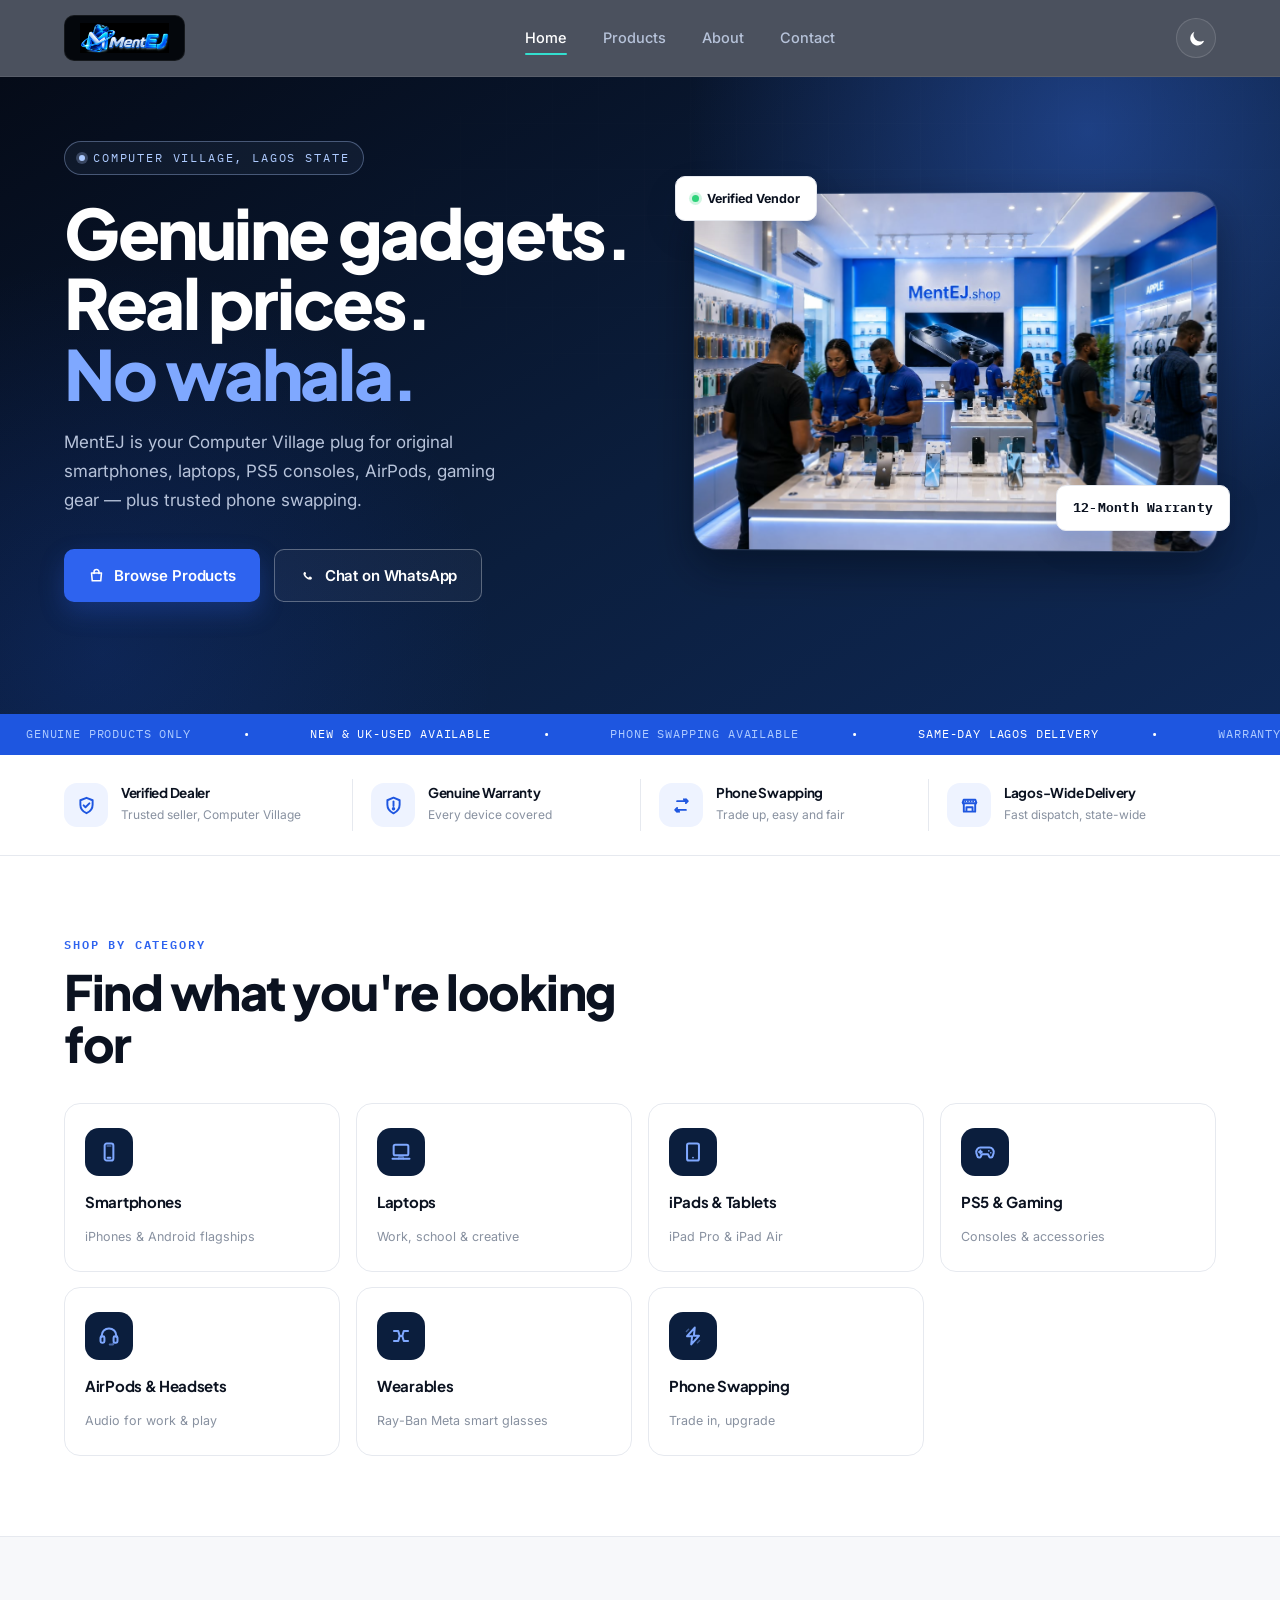
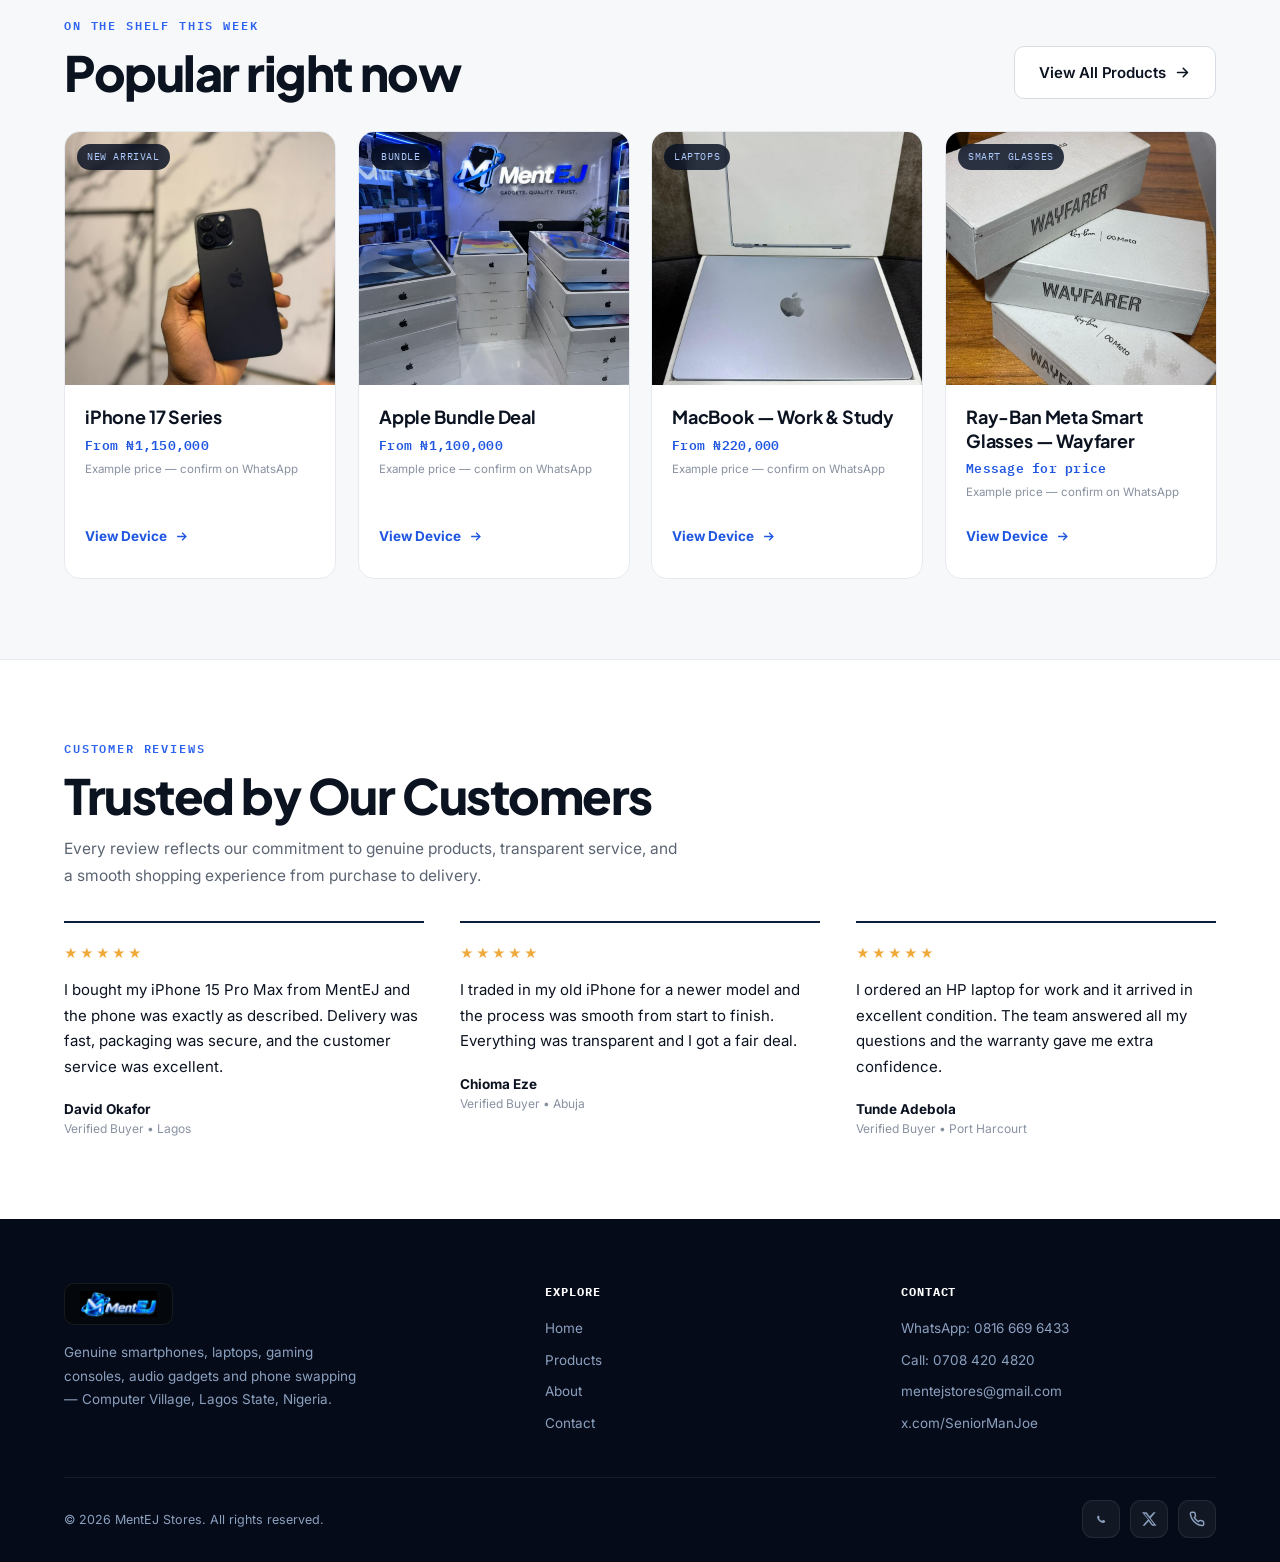
<file: index.html>
<!DOCTYPE html>
<html lang="en">

<head>
  <meta charset="UTF-8">
  <meta name="viewport" content="width=device-width, initial-scale=1.0">
  <title>MentEJ — Genuine Phones, Laptops & Gadgets | Computer Village, Lagos</title>
  <meta name="description"
    content="MentEJ — genuine smartphones, laptops, PS5, AirPods, phone swapping and gaming gear. Computer Village, Lagos State, Nigeria.">
  <link rel="canonical" href="https://mentej.shop/index.html">
  <meta property="og:type" content="website">
  <meta property="og:site_name" content="MentEJ">
  <meta property="og:title" content="MentEJ — Genuine Phones, Laptops & Gadgets | Computer Village, Lagos">
  <meta property="og:description"
    content="Genuine smartphones, laptops, PS5, AirPods, phone swapping and gaming gear in Computer Village, Lagos State, Nigeria.">
  <meta property="og:image" content="https://mentej.shop/assets/hero-theme.jpeg">
  <meta property="og:url" content="https://mentej.shop/index.html">
  <meta name="twitter:card" content="summary_large_image">
  <meta name="twitter:title" content="MentEJ — Genuine Phones, Laptops & Gadgets">
  <meta name="twitter:description"
    content="Genuine smartphones, laptops, PS5, AirPods and gaming gear in Computer Village, Lagos.">
  <meta name="twitter:image" content="https://mentej.shop/assets/hero-theme.jpeg">
  <script type="application/ld+json">
{
  "@context": "https://schema.org",
  "@type": "ElectronicsStore",
  "name": "MentEJ",
  "image": "https://mentej.shop/assets/hero-theme.jpeg",
  "url": "https://mentej.shop/",
  "telephone": "+2347084204820",
  "address": {
    "@type": "PostalAddress",
    "streetAddress": "Computer Village",
    "addressLocality": "Lagos",
    "addressRegion": "Lagos State",
    "addressCountry": "NG"
  },
  "sameAs": ["https://x.com/SeniorManJoe"]
}
</script>
  <!-- Theme init — runs before paint to avoid a flash of the wrong theme -->
  <script>
    (function () {
      try {
        var saved = localStorage.getItem('mentej-theme');
        var theme = saved || (window.matchMedia('(prefers-color-scheme: dark)').matches ? 'dark' : 'light');
        if (theme === 'dark') document.documentElement.setAttribute('data-theme', 'dark');
      } catch (e) {}
    })();
  </script>
  <link rel="preconnect" href="https://fonts.googleapis.com">
  <link rel="preconnect" href="https://fonts.gstatic.com" crossorigin>
  <link
    href="https://fonts.googleapis.com/css2?family=Plus+Jakarta+Sans:wght@600;700;800&family=Inter:wght@400;500;600;700&family=IBM+Plex+Mono:wght@500;600&display=swap"
    rel="stylesheet">
  <link rel="stylesheet" href="style.css">
</head>

<body>

  <!-- ================= NAV ================= -->
  <nav class="nav">
    <div class="container nav-inner">
      <a href="index.html" class="brand" aria-label="MentEJ home">
        <span class="brand-mark"><img src="assets/mentej-logo.jpeg" alt="MentEJ" width="600" height="203"></span>
      </a>

      <div class="nav-links" id="navLinks">
        <a href="index.html" class="active">Home</a>
        <a href="products.html">Products</a>
        <a href="about.html">About</a>
        <a href="contact.html">Contact</a>
      </div>

      <div class="nav-actions">
        <button class="theme-toggle" id="themeToggle" type="button" aria-label="Switch to dark mode" aria-pressed="false">
          <svg class="icon-sun" viewBox="0 0 24 24" fill="none" stroke="currentColor" stroke-width="2.2" stroke-linecap="round">
            <circle cx="12" cy="12" r="4.3" />
            <path d="M12 2.5v2.4M12 19.1v2.4M4.6 4.6l1.7 1.7M17.7 17.7l1.7 1.7M2.5 12h2.4M19.1 12h2.4M4.6 19.4l1.7-1.7M17.7 6.3l1.7-1.7" />
          </svg>
          <svg class="icon-moon" viewBox="0 0 24 24" fill="currentColor">
            <path d="M20.4 14.7A8.2 8.2 0 019.3 3.6 9 9 0 1021.5 15a8.9 8.9 0 01-1.1-.3Z" />
          </svg>
        </button>
        <button class="hamburger" id="hamburgerBtn" type="button" aria-label="Open menu" aria-expanded="false" aria-controls="navLinks">
          <span class="bar"></span><span class="bar"></span><span class="bar"></span>
        </button>
      </div>
    </div>
  </nav>
  <div class="nav-scrim" id="navScrim"></div>

  <!-- ================= HERO ================= -->
  <header class="hero">
    <div class="container hero-grid">
      <div data-animate="left">
        <div class="eyebrow"><span class="dot"></span> COMPUTER VILLAGE, LAGOS STATE</div>
        <h1>Genuine gadgets.<br>Real prices.<br><span>No wahala.</span></h1>
        <p class="lede">MentEJ is your Computer Village plug for original smartphones, laptops, PS5 consoles, AirPods,
          gaming gear — plus trusted phone swapping.</p>
        <div class="hero-actions">
          <a href="products.html" class="btn btn-secondary">
            <svg viewBox="0 0 24 24" fill="none" aria-hidden="true">
              <path d="M5 8.5h14l-1 11H6l-1-11Z" stroke="currentColor" stroke-width="2.2" stroke-linejoin="round" />
              <path d="M8.5 9V7a3.5 3.5 0 0 1 7 0v2" stroke="currentColor" stroke-width="2.2" stroke-linecap="round" />
            </svg>
            Browse Products
          </a>
          <a href="https://wa.me/2348166696433?text=Hello%20MentEJ%2C%20I%27d%20like%20to%20ask%20about%20a%20device."
            target="_blank" rel="noopener noreferrer" class="btn btn-ghost">
            <svg viewBox="0 0 24 24" fill="currentColor">
              <path
                d="M17.5 14.4c-.3-.1-1.7-.9-2-.9-.3-.1-.5-.1-.7.1-.2.3-.8.9-1 1.1-.2.2-.3.2-.6.1-.3-.1-1.3-.5-2.4-1.5-.9-.8-1.5-1.8-1.7-2.1-.2-.3 0-.5.1-.6.1-.1.3-.3.4-.5.1-.1.2-.3.3-.5.1-.2 0-.4 0-.5C10 9.4 9.4 8 9.1 7.4c-.2-.5-.4-.4-.6-.4h-.5c-.2 0-.5.1-.7.3-.3.3-1 1-1 2.4s1 2.8 1.2 3c.1.2 2.1 3.2 5 4.5.7.3 1.3.5 1.7.6.7.2 1.4.2 1.9.1.6-.1 1.7-.7 2-1.4.2-.6.2-1.2.1-1.3z" />
            </svg>
            Chat on WhatsApp
          </a>
        </div>
      </div>

      <div class="hero-visual" data-animate="right">
        <div class="hero-card">
          <img src="assets/hero-theme.jpeg" width="1280" height="853"
            alt="MentEJ showroom in Computer Village with staff assisting customers among displays of iPhones and Apple accessories"
            fetchpriority="high">
        </div>
        <div class="float-badge top"><span class="badge-dot"></span> Verified Vendor</div>
        <div class="float-badge bottom mono">12-Month Warranty</div>
      </div>
    </div>

    <div class="ticker-wrap">
      <div class="ticker">
        <span class="accent">GENUINE PRODUCTS ONLY</span><span>•</span>
        <span>NEW &amp; UK-USED AVAILABLE</span><span>•</span>
        <span class="accent">PHONE SWAPPING AVAILABLE</span><span>•</span>
        <span>SAME-DAY LAGOS DELIVERY</span><span>•</span>
        <span class="accent">WARRANTY ON EVERY DEVICE</span><span>•</span>
        <span>GENUINE PRODUCTS ONLY</span><span>•</span>
        <span class="accent">NEW &amp; UK-USED AVAILABLE</span><span>•</span>
        <span>PHONE SWAPPING AVAILABLE</span><span>•</span>
        <span class="accent">SAME-DAY LAGOS DELIVERY</span><span>•</span>
        <span>WARRANTY ON EVERY DEVICE</span><span>•</span>
      </div>
    </div>
  </header>

  <!-- ================= TRUST STRIP ================= -->
  <div class="trust">
    <h2 class="sr-only">Why buy from MentEJ</h2>
    <div class="container">
      <div class="trust-item" data-animate="fade">
        <div class="ic"><svg width="21" height="21" viewBox="0 0 24 24" fill="none" stroke="currentColor"
            stroke-width="2.2">
            <path d="M12 3.2 19 6v5.05c0 4.35-2.75 7.8-7 9.75-4.25-1.95-7-5.4-7-9.75V6l7-2.8Z" stroke="currentColor"
              stroke-width="2.2" stroke-linejoin="round" />
            <path d="m8.7 11.8 2.15 2.15 4.45-4.45" stroke="currentColor" stroke-width="2.2" stroke-linecap="round"
              stroke-linejoin="round" />
          </svg></div>
        <div>
          <h3>Verified Dealer</h3>
          <p>Trusted seller, Computer Village</p>
        </div>
      </div>
      <div class="trust-item" data-animate="fade">
        <div class="ic"><svg width="21" height="21" viewBox="0 0 24 24" fill="none" stroke="currentColor"
            stroke-width="2.2">
            <path d="M12 3.1 19 6v5.1c0 4.3-2.75 7.75-7 9.8-4.25-2.05-7-5.5-7-9.8V6l7-2.9Z" stroke="currentColor"
              stroke-width="2.2" stroke-linejoin="round" />
            <path d="M12 7.4v5.2" stroke="currentColor" stroke-width="2.2" stroke-linecap="round" />
            <circle cx="12" cy="15.8" r=".9" fill="currentColor" />
          </svg></div>
        <div>
          <h3>Genuine Warranty</h3>
          <p>Every device covered</p>
        </div>
      </div>
      <div class="trust-item" data-animate="fade">
        <div class="ic"><svg width="21" height="21" viewBox="0 0 24 24" fill="none" stroke="currentColor"
            stroke-width="2.2">
            <path d="M7 7h10l-2.2-2.2M17 17H7l2.2 2.2" stroke="currentColor" stroke-width="2.2" stroke-linecap="round"
              stroke-linejoin="round" />
            <path d="m17 4.8 2.2 2.2L17 9.2M7 14.8 4.8 17 7 19.2" stroke="currentColor" stroke-width="2.2"
              stroke-linecap="round" stroke-linejoin="round" />
          </svg></div>
        <div>
          <h3>Phone Swapping</h3>
          <p>Trade up, easy and fair</p>
        </div>
      </div>
      <div class="trust-item" data-animate="fade">
        <div class="ic"><svg width="21" height="21" viewBox="0 0 24 24" fill="none" stroke="currentColor"
            stroke-width="2.2">
            <path d="M3.5 9.5h17M5.5 9.5V19h13V9.5M4 9.5l1.3-4h13.4l1.3 4M8.5 19v-5h7v5" stroke="currentColor"
              stroke-width="2.2" stroke-linejoin="round" />
            <path d="M7.2 7.1h.01M10.2 7.1h.01M13.2 7.1h.01M16.2 7.1h.01" stroke="currentColor" stroke-width="2.2"
              stroke-linecap="round" />
          </svg></div>
        <div>
          <h3>Lagos-Wide Delivery</h3>
          <p>Fast dispatch, state-wide</p>
        </div>
      </div>
    </div>
  </div>

  <!-- ================= CATEGORY SHORTCUTS ================= -->
  <section>
    <div class="container">
      <div class="sec-head" data-animate>
        <span class="sec-eyebrow">Shop by Category</span>
        <h2>Find what you're looking for</h2>
      </div>
      <div class="cat-tile-grid">
        <a class="cat-tile" href="products.html?cat=phones" data-animate>
          <span class="ic" aria-hidden="true"><svg viewBox="0 0 24 24" fill="none">
              <rect x="7.25" y="2.75" width="9.5" height="18.5" rx="2.25" stroke="currentColor" stroke-width="2.2" />
              <path d="M10.5 18.25h3" stroke="currentColor" stroke-width="2.2" stroke-linecap="round" />
              <path d="M10 5.5h4" stroke="currentColor" stroke-width="1.8" stroke-linecap="round" opacity=".55" />
            </svg></span>
          <h3>Smartphones</h3>
          <p>iPhones & Android flagships</p>
        </a>
        <a class="cat-tile" href="products.html?cat=laptops" data-animate>
          <span class="ic" aria-hidden="true"><svg viewBox="0 0 24 24" fill="none">
              <rect x="4" y="4" width="16" height="11.5" rx="1.7" stroke="currentColor" stroke-width="2.2" />
              <path d="M2.75 19.25h18.5" stroke="currentColor" stroke-width="2.2" stroke-linecap="round" />
              <path d="M9.25 19.25l.65-2h4.2l.65 2" stroke="currentColor" stroke-width="1.8" stroke-linecap="round"
                opacity=".6" />
            </svg></span>
          <h3>Laptops</h3>
          <p>Work, school & creative</p>
        </a>
        <a class="cat-tile" href="products.html?cat=tablets" data-animate>
          <span class="ic" aria-hidden="true"><svg viewBox="0 0 24 24" fill="none">
              <rect x="5.5" y="2.75" width="13" height="18.5" rx="2" stroke="currentColor" stroke-width="2.2" />
              <circle cx="12" cy="18.1" r=".95" fill="currentColor" />
            </svg></span>
          <h3>iPads &amp; Tablets</h3>
          <p>iPad Pro & iPad Air</p>
        </a>
        <a class="cat-tile" href="products.html?cat=gaming" data-animate>
          <span class="ic" aria-hidden="true"><svg viewBox="0 0 24 24" fill="none">
              <path
                d="M7.1 7.2h9.8a4.7 4.7 0 0 1 4.5 6l-1 3.1a2.1 2.1 0 0 1-4 .35l-1.05-2.15h-6.7L7.6 16.65a2.1 2.1 0 0 1-4-.35l-1-3.1a4.7 4.7 0 0 1 4.5-6Z"
                stroke="currentColor" stroke-width="2.2" stroke-linejoin="round" />
              <path d="M7 10.5v3M5.5 12h3" stroke="currentColor" stroke-width="2.2" stroke-linecap="round" />
              <circle cx="16.2" cy="10.8" r=".9" fill="currentColor" />
              <circle cx="18.3" cy="12.9" r=".9" fill="currentColor" />
            </svg></span>
          <h3>PS5 &amp; Gaming</h3>
          <p>Consoles & accessories</p>
        </a>
        <a class="cat-tile" href="products.html?cat=audio" data-animate>
          <span class="ic" aria-hidden="true"><svg viewBox="0 0 24 24" fill="none">
              <path d="M4 13v-1.25a8 8 0 0 1 16 0V13" stroke="currentColor" stroke-width="2.2"
                stroke-linecap="round" />
              <rect x="2.75" y="12.25" width="4.25" height="7" rx="1.55" stroke="currentColor" stroke-width="2.2" />
              <rect x="17" y="12.25" width="4.25" height="7" rx="1.55" stroke="currentColor" stroke-width="2.2" />
              <path d="M17 19.25c0 1.1-.9 2-2 2h-2.2" stroke="currentColor" stroke-width="2.2" stroke-linecap="round"
                opacity=".55" />
            </svg></span>
          <h3>AirPods &amp; Headsets</h3>
          <p>Audio for work & play</p>
        </a>
        <a class="cat-tile" href="products.html?cat=wearables" data-animate>
          <span class="ic" aria-hidden="true"><svg viewBox="0 0 24 24" fill="none">
              <path d="M3.5 6.5h5.5l1.6 5.5-1.6 5.5H3.5" stroke="currentColor" stroke-width="2.2" stroke-linejoin="round" />
              <path d="M20.5 6.5H15l-1.6 5.5 1.6 5.5h5.5" stroke="currentColor" stroke-width="2.2" stroke-linejoin="round" />
              <path d="M10.6 12h2.8" stroke="currentColor" stroke-width="2.2" stroke-linecap="round" />
            </svg></span>
          <h3>Wearables</h3>
          <p>Ray-Ban Meta smart glasses</p>
        </a>
        <a class="cat-tile"
          href="https://wa.me/2348166696433?text=Hello%20MentEJ%2C%20I%27d%20like%20to%20swap%20my%20phone."
          target="_blank" rel="noopener noreferrer" data-animate>
          <span class="ic" aria-hidden="true"><svg viewBox="0 0 24 24" fill="none">
              <path d="M13.9 2.8 5.5 12.2h5.55l-.95 8.95 8.4-9.35h-5.55l.95-9Z" stroke="currentColor"
                stroke-width="2.2" stroke-linejoin="round" />
              <path d="M7.2 4.7 4.8 7.1M16.8 19.3l2.4-2.4" stroke="currentColor" stroke-width="1.6"
                stroke-linecap="round" opacity=".45" />
            </svg></span>
          <h3>Phone Swapping</h3>
          <p>Trade in, upgrade</p>
        </a>
      </div>
    </div>
  </section>

  <!-- ================= FEATURED ================= -->
  <section class="featured">
    <div class="container">
      <div class="sec-head-row">
        <div class="sec-head" data-animate>
          <span class="sec-eyebrow">On the shelf this week</span>
          <h2>Popular right now</h2>
        </div>
        <a href="products.html" class="btn btn-outline" data-animate>
          View All Products
          <svg viewBox="0 0 24 24" fill="none" aria-hidden="true">
            <path d="M5 12h13" stroke="currentColor" stroke-width="2.2" stroke-linecap="round" />
            <path d="m13 6 6 6-6 6" stroke="currentColor" stroke-width="2.2" stroke-linecap="round"
              stroke-linejoin="round" />
          </svg>
        </a>
      </div>

      <div class="product-grid" id="featuredGrid"></div>
    </div>
  </section>

  <!-- ================= TESTIMONIALS ================= -->
  <section>
    <div class="container">
      <div class="sec-head" data-animate>
        <span class="sec-eyebrow">Customer Reviews</span>
        <h2>Trusted by Our Customers</h2>
        <p>Every review reflects our commitment to genuine products, transparent service, and a smooth shopping
          experience from purchase to delivery.</p>
      </div>

      <div class="testimonial-grid" id="testimonialGrid"></div>
    </div>
  </section>

  <!-- ================= FOOTER ================= -->
  <footer>
    <div class="container">
      <div class="foot-grid">
        <div class="foot-brand">
          <span class="brand-mark"><img src="assets/mentej-logo.jpeg" alt="MentEJ" width="600" height="203" loading="lazy" decoding="async"></span>
          <p>Genuine smartphones, laptops, gaming consoles, audio gadgets and phone swapping — Computer Village, Lagos
            State, Nigeria.</p>
        </div>
        <div class="foot-col">
          <h4>Explore</h4>
          <a href="index.html">Home</a>
          <a href="products.html">Products</a>
          <a href="about.html">About</a>
          <a href="contact.html">Contact</a>
        </div>
        <div class="foot-col">
          <h4>Contact</h4>
          <a href="https://wa.me/2348166696433" target="_blank" rel="noopener noreferrer">WhatsApp: 0816 669 6433</a>
          <a href="tel:07084204820">Call: 0708 420 4820</a>
          <a href="mailto:mentejstores@gmail.com">mentejstores@gmail.com</a>
          <a href="https://x.com/SeniorManJoe" target="_blank" rel="noopener noreferrer">x.com/SeniorManJoe</a>
        </div>
      </div>
      <div class="foot-bottom">
        <span>© 2026 MentEJ Stores. All rights reserved.</span>
        <div class="foot-social">
          <a href="https://wa.me/2348166696433" target="_blank" rel="noopener noreferrer" aria-label="WhatsApp"><svg width="16"
              height="16" viewBox="0 0 24 24" fill="currentColor">
              <path
                d="M17.5 14.4c-.3-.1-1.7-.9-2-.9-.3-.1-.5-.1-.7.1-.2.3-.8.9-1 1.1-.2.2-.3.2-.6.1-.3-.1-1.3-.5-2.4-1.5-.9-.8-1.5-1.8-1.7-2.1-.2-.3 0-.5.1-.6.1-.1.3-.3.4-.5.1-.1.2-.3.3-.5.1-.2 0-.4 0-.5C10 9.4 9.4 8 9.1 7.4c-.2-.5-.4-.4-.6-.4h-.5c-.2 0-.5.1-.7.3-.3.3-1 1-1 2.4s1 2.8 1.2 3c.1.2 2.1 3.2 5 4.5.7.3 1.3.5 1.7.6.7.2 1.4.2 1.9.1.6-.1 1.7-.7 2-1.4.2-.6.2-1.2.1-1.3z" />
            </svg></a>
          <a href="https://x.com/SeniorManJoe" target="_blank" rel="noopener noreferrer" aria-label="X (Twitter)"><svg width="14"
              height="14" viewBox="0 0 24 24" fill="currentColor">
              <path
                d="M18.9 2H22l-7.6 8.7L23.3 22H16.6l-5.2-6.8L5.4 22H2.3l8.2-9.3L1.5 2h6.9l4.7 6.2L18.9 2zM17.6 20h1.9L7.1 4H5.1l12.5 16z" />
            </svg></a>
          <a href="tel:07084204820" aria-label="Call"><svg width="14" height="14" viewBox="0 0 24 24" fill="none"
              stroke="currentColor" stroke-width="2.2">
              <path
                d="M22 16.9v3a2 2 0 01-2.2 2 19.8 19.8 0 01-8.6-3.1 19.5 19.5 0 01-6-6A19.8 19.8 0 012.1 4.2 2 2 0 014.1 2h3a2 2 0 012 1.7c.1 1 .3 2 .6 2.9a2 2 0 01-.5 2.1L8 10a16 16 0 006 6l1.3-1.2a2 2 0 012.1-.5c.9.3 1.9.5 2.9.6a2 2 0 011.7 2.1z" />
            </svg></a>
        </div>
      </div>
    </div>
  </footer>

  <script src="products-data.js" defer></script>
  <script src="app.js" defer></script>
  <script defer>
    document.addEventListener('DOMContentLoaded', function () {
      var grid = document.getElementById('featuredGrid');
      if (!grid || typeof PRODUCTS === 'undefined') return;
      var featuredIds = ["iphone-17-series", "apple-bundle-deal", "work-laptop", "rayban-meta"];
      var featured = featuredIds.map(function (id) { return PRODUCTS.find(function (p) { return p.id === id; }); }).filter(Boolean);
      grid.innerHTML = featured.map(function (p, i) {
        var priceNote = p.isEstimate ? '<p class="price-note">Example price — confirm on WhatsApp</p>' : '';
        return (
          '<div class="product-card" data-animate style="transition-delay:' + (i * 70) + 'ms">' +
          '<a href="product.html?id=' + p.id + '" class="product-img' + (p.imageFit === 'contain' ? ' fit-contain' : '') + '">' +
          '<span class="product-tag mono">' + p.tag + '</span>' +
          '<img src="' + p.image + '" width="600" height="490" alt="' + p.name + '" loading="lazy" decoding="async">' +
          '</a>' +
          '<div class="product-body">' +
          '<h3>' + p.name + '</h3>' +
          '<div class="price mono">' + p.priceLabel + '</div>' +
          priceNote +
          '<div class="product-actions">' +
          '<a href="product.html?id=' + p.id + '" class="view-link">View Device' +
          '<svg viewBox="0 0 24 24" fill="none" stroke="currentColor" stroke-width="2.2"><path d="M5 12h13"/><path d="m13 6 6 6-6 6"/></svg>' +
          '</a>' +
          '</div>' +
          '</div>' +
          '</div>'
        );
      }).join('');
      if (window.MentEJ) window.MentEJ.observeNewNodes(grid);

      var tGrid = document.getElementById('testimonialGrid');
      if (tGrid && typeof TESTIMONIALS !== 'undefined') {
        tGrid.innerHTML = TESTIMONIALS.map(function (t, i) {
          return (
            '<div class="testimonial-card" data-animate style="transition-delay:' + (i * 80) + 'ms">' +
            '<div class="testimonial-stars">★★★★★</div>' +
            '<p class="testimonial-quote">' + t.quote + '</p>' +
            '<div class="testimonial-name">' + t.name + '</div>' +
            '<div class="testimonial-role">' + t.role + '</div>' +
            '</div>'
          );
        }).join('');
        if (window.MentEJ) window.MentEJ.observeNewNodes(tGrid);
      }
    });
  </script>

</body>

</html>
</file>
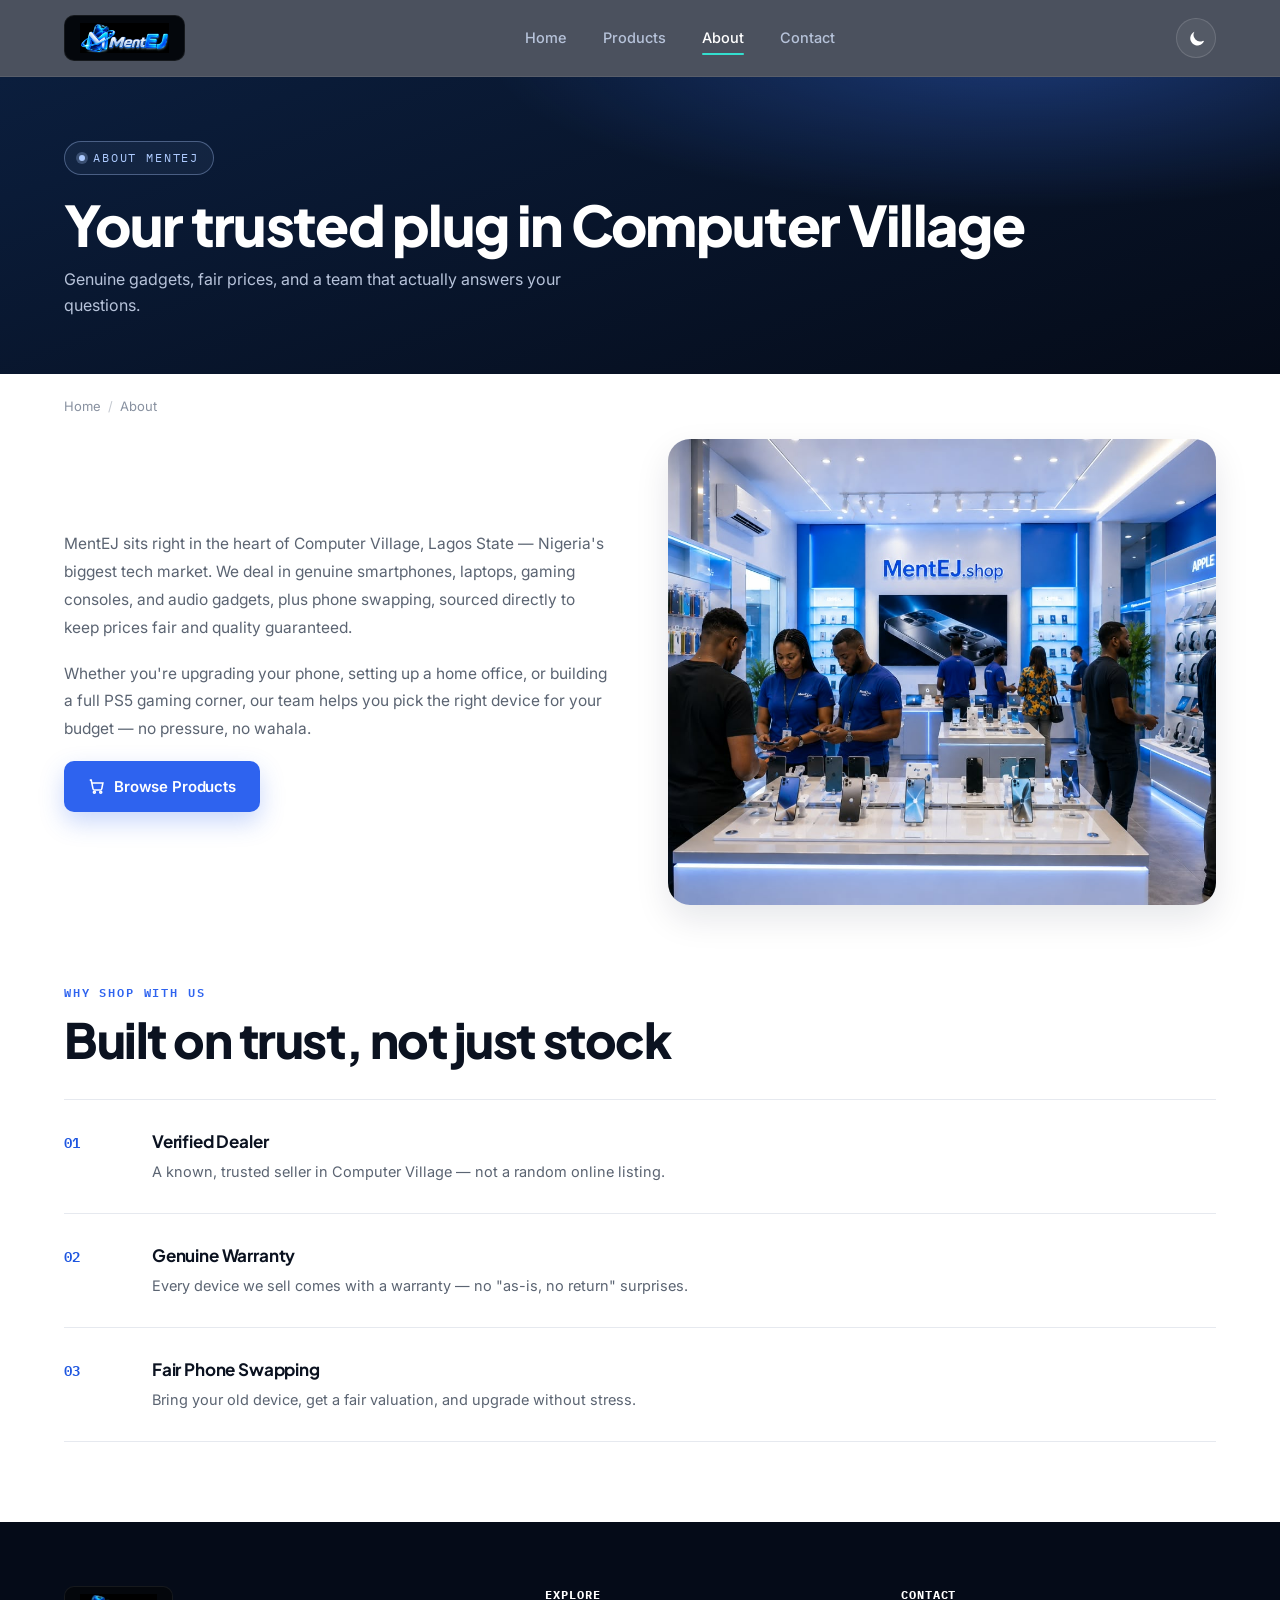
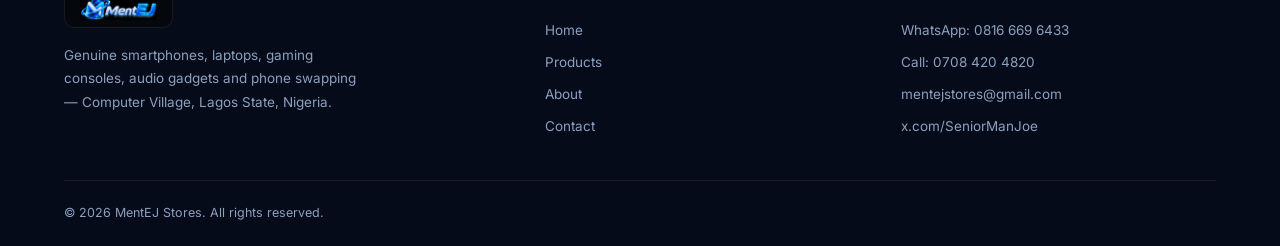
<file: about.html>
<!DOCTYPE html>
<html lang="en">
<head>
<meta charset="UTF-8">
<meta name="viewport" content="width=device-width, initial-scale=1.0">
<title>About — MentEJ | Computer Village, Lagos</title>
<meta name="description" content="About MentEJ — a genuine gadget store in Computer Village, Lagos State, Nigeria.">
<link rel="canonical" href="https://mentej.shop/about.html">
<script>
  (function () {
    try {
      var saved = localStorage.getItem('mentej-theme');
      var theme = saved || (window.matchMedia('(prefers-color-scheme: dark)').matches ? 'dark' : 'light');
      if (theme === 'dark') document.documentElement.setAttribute('data-theme', 'dark');
    } catch (e) {}
  })();
</script>
<link rel="preconnect" href="https://fonts.googleapis.com">
<link rel="preconnect" href="https://fonts.gstatic.com" crossorigin>
<link href="https://fonts.googleapis.com/css2?family=Plus+Jakarta+Sans:wght@600;700;800&family=Inter:wght@400;500;600;700&family=IBM+Plex+Mono:wght@500;600&display=swap" rel="stylesheet">
<link rel="stylesheet" href="style.css">
</head>
<body>

<!-- ================= NAV ================= -->
<nav class="nav">
  <div class="container nav-inner">
    <a href="index.html" class="brand" aria-label="MentEJ home">
      <span class="brand-mark"><img src="assets/mentej-logo.jpeg" alt="MentEJ" width="600" height="203"></span>
    </a>
    <div class="nav-links" id="navLinks">
      <a href="index.html">Home</a>
      <a href="products.html">Products</a>
      <a href="about.html" class="active">About</a>
      <a href="contact.html">Contact</a>
    </div>
    <div class="nav-actions">
      <button class="theme-toggle" id="themeToggle" type="button" aria-label="Switch to dark mode" aria-pressed="false">
        <svg class="icon-sun" viewBox="0 0 24 24" fill="none" stroke="currentColor" stroke-width="2.2" stroke-linecap="round">
          <circle cx="12" cy="12" r="4.3" />
          <path d="M12 2.5v2.4M12 19.1v2.4M4.6 4.6l1.7 1.7M17.7 17.7l1.7 1.7M2.5 12h2.4M19.1 12h2.4M4.6 19.4l1.7-1.7M17.7 6.3l1.7-1.7" />
        </svg>
        <svg class="icon-moon" viewBox="0 0 24 24" fill="currentColor">
          <path d="M20.4 14.7A8.2 8.2 0 019.3 3.6 9 9 0 1021.5 15a8.9 8.9 0 01-1.1-.3Z" />
        </svg>
      </button>
      <button class="hamburger" id="hamburgerBtn" type="button" aria-label="Open menu" aria-expanded="false" aria-controls="navLinks">
        <span class="bar"></span><span class="bar"></span><span class="bar"></span>
      </button>
    </div>
  </div>
</nav>
<div class="nav-scrim" id="navScrim"></div>

<header class="page-hero">
  <div class="container">
    <div class="eyebrow"><span class="dot"></span> ABOUT MENTEJ</div>
    <h1>Your trusted plug in Computer Village</h1>
    <p>Genuine gadgets, fair prices, and a team that actually answers your questions.</p>
  </div>
</header>

<div class="container">
  <div class="breadcrumb"><a href="index.html">Home</a><span class="sep">/</span><span>About</span></div>
</div>

<section style="padding-top:0;">
  <div class="container about-grid">
    <div class="about-copy" data-animate="left">
      <p>MentEJ sits right in the heart of Computer Village, Lagos State — Nigeria's biggest tech market. We deal in genuine smartphones, laptops, gaming consoles, and audio gadgets, plus phone swapping, sourced directly to keep prices fair and quality guaranteed.</p>
      <p>Whether you're upgrading your phone, setting up a home office, or building a full PS5 gaming corner, our team helps you pick the right device for your budget — no pressure, no wahala.</p>
      <a href="products.html" class="btn btn-secondary">
        <svg viewBox="0 0 24 24" fill="none" stroke="currentColor" stroke-width="2.2"><circle cx="9" cy="20" r="1.4"/><circle cx="18" cy="20" r="1.4"/><path d="M2.5 3h2l2.6 12.4a2 2 0 002 1.6h8.3a2 2 0 002-1.6L21 7H6"/></svg>
        Browse Products
      </a>
    </div>
    <div class="about-img" data-animate="right">
      <img src="assets/hero-theme.jpeg" width="1280" height="853" alt="Inside the MentEJ showroom in Computer Village, Lagos, with staff assisting customers" loading="lazy" decoding="async">
    </div>
  </div>
</section>

<section style="padding-top:0;">
  <div class="container">
    <div class="sec-head" data-animate>
      <span class="sec-eyebrow">Why Shop With Us</span>
      <h2>Built on trust, not just stock</h2>
    </div>
    <div class="reason-list">
      <div class="reason-row" data-animate>
        <div class="reason-num">01</div>
        <div class="reason-body">
          <h3>Verified Dealer</h3>
          <p>A known, trusted seller in Computer Village — not a random online listing.</p>
        </div>
      </div>
      <div class="reason-row" data-animate style="transition-delay:70ms">
        <div class="reason-num">02</div>
        <div class="reason-body">
          <h3>Genuine Warranty</h3>
          <p>Every device we sell comes with a warranty — no "as-is, no return" surprises.</p>
        </div>
      </div>
      <div class="reason-row" data-animate style="transition-delay:140ms">
        <div class="reason-num">03</div>
        <div class="reason-body">
          <h3>Fair Phone Swapping</h3>
          <p>Bring your old device, get a fair valuation, and upgrade without stress.</p>
        </div>
      </div>
    </div>
  </div>
</section>

<!-- ================= FOOTER ================= -->
<footer>
  <div class="container">
    <div class="foot-grid">
      <div class="foot-brand">
        <span class="brand-mark"><img src="assets/mentej-logo.jpeg" alt="MentEJ" width="600" height="203" loading="lazy" decoding="async"></span>
        <p>Genuine smartphones, laptops, gaming consoles, audio gadgets and phone swapping — Computer Village, Lagos State, Nigeria.</p>
      </div>
      <div class="foot-col">
        <h4>Explore</h4>
        <a href="index.html">Home</a>
        <a href="products.html">Products</a>
        <a href="about.html">About</a>
        <a href="contact.html">Contact</a>
      </div>
      <div class="foot-col">
        <h4>Contact</h4>
        <a href="https://wa.me/2348166696433" target="_blank" rel="noopener noreferrer">WhatsApp: 0816 669 6433</a>
        <a href="tel:07084204820">Call: 0708 420 4820</a>
        <a href="mailto:mentejstores@gmail.com">mentejstores@gmail.com</a>
        <a href="https://x.com/SeniorManJoe" target="_blank" rel="noopener noreferrer">x.com/SeniorManJoe</a>
      </div>
    </div>
    <div class="foot-bottom"><span>© 2026 MentEJ Stores. All rights reserved.</span></div>
  </div>
</footer>

<script src="app.js" defer></script>

</body>
</html>
</file>
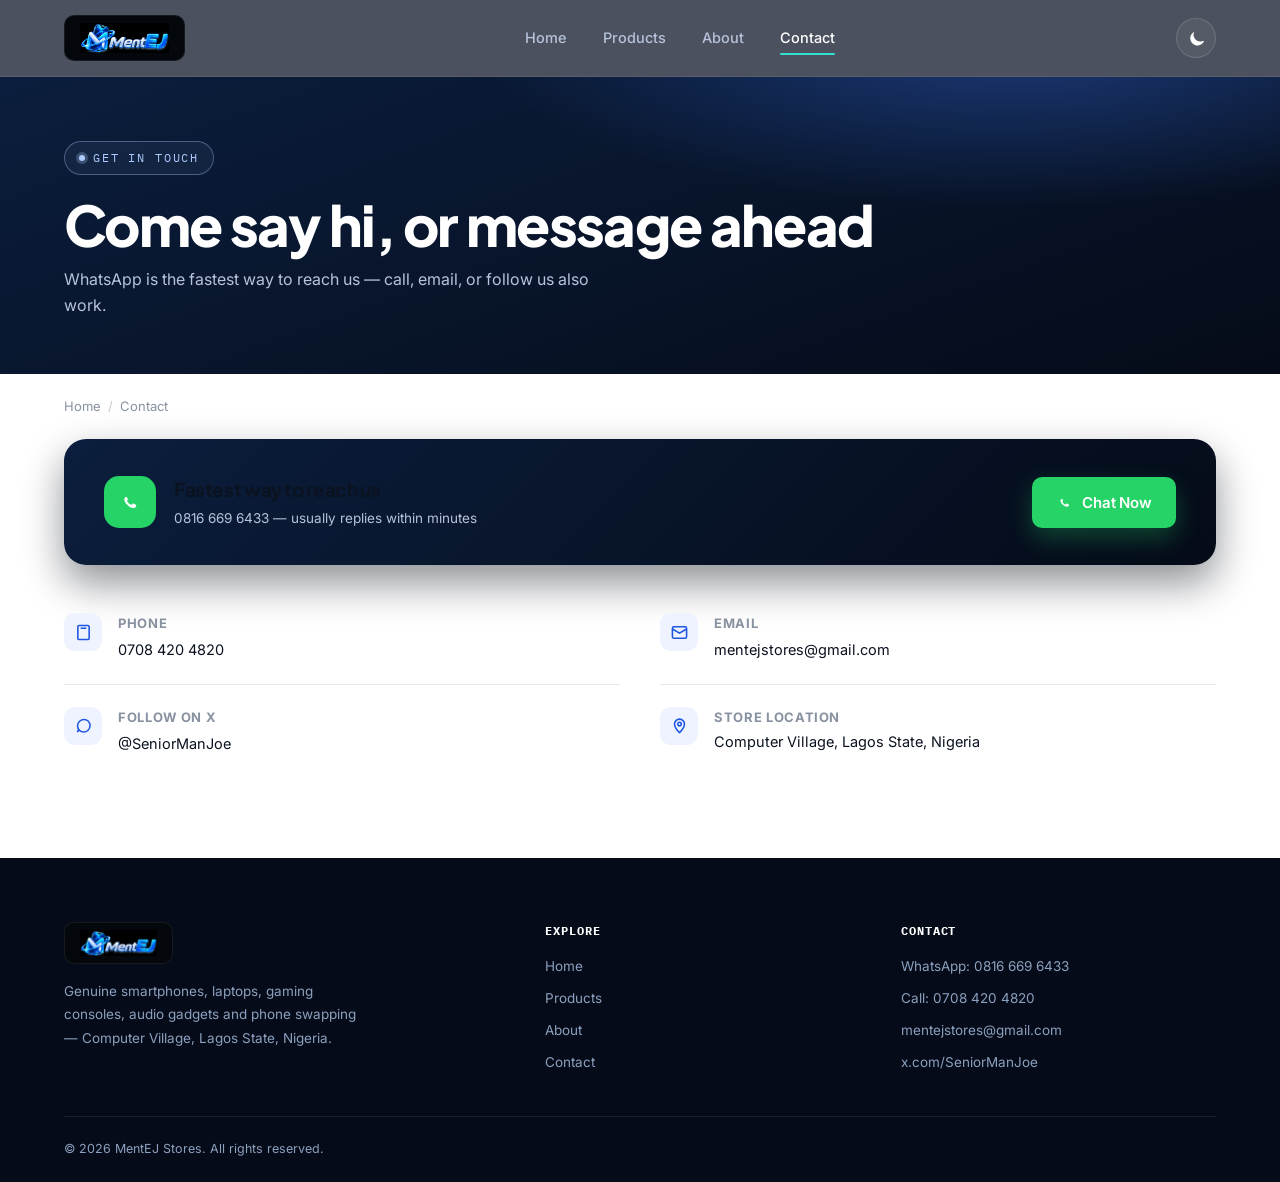
<file: contact.html>
<!DOCTYPE html>
<html lang="en">
<head>
<meta charset="UTF-8">
<meta name="viewport" content="width=device-width, initial-scale=1.0">
<title>Contact — MentEJ | Computer Village, Lagos</title>
<meta name="description" content="Contact MentEJ via WhatsApp, phone, or email. Computer Village, Lagos State, Nigeria.">
<link rel="canonical" href="https://mentej.shop/contact.html">
<script>
  (function () {
    try {
      var saved = localStorage.getItem('mentej-theme');
      var theme = saved || (window.matchMedia('(prefers-color-scheme: dark)').matches ? 'dark' : 'light');
      if (theme === 'dark') document.documentElement.setAttribute('data-theme', 'dark');
    } catch (e) {}
  })();
</script>
<link rel="preconnect" href="https://fonts.googleapis.com">
<link rel="preconnect" href="https://fonts.gstatic.com" crossorigin>
<link href="https://fonts.googleapis.com/css2?family=Plus+Jakarta+Sans:wght@600;700;800&family=Inter:wght@400;500;600;700&family=IBM+Plex+Mono:wght@500;600&display=swap" rel="stylesheet">
<link rel="stylesheet" href="style.css">
</head>
<body>

<!-- ================= NAV ================= -->
<nav class="nav">
  <div class="container nav-inner">
    <a href="index.html" class="brand" aria-label="MentEJ home">
      <span class="brand-mark"><img src="assets/mentej-logo.jpeg" alt="MentEJ" width="600" height="203"></span>
    </a>
    <div class="nav-links" id="navLinks">
      <a href="index.html">Home</a>
      <a href="products.html">Products</a>
      <a href="about.html">About</a>
      <a href="contact.html" class="active">Contact</a>
    </div>
    <div class="nav-actions">
      <button class="theme-toggle" id="themeToggle" type="button" aria-label="Switch to dark mode" aria-pressed="false">
        <svg class="icon-sun" viewBox="0 0 24 24" fill="none" stroke="currentColor" stroke-width="2.2" stroke-linecap="round">
          <circle cx="12" cy="12" r="4.3" />
          <path d="M12 2.5v2.4M12 19.1v2.4M4.6 4.6l1.7 1.7M17.7 17.7l1.7 1.7M2.5 12h2.4M19.1 12h2.4M4.6 19.4l1.7-1.7M17.7 6.3l1.7-1.7" />
        </svg>
        <svg class="icon-moon" viewBox="0 0 24 24" fill="currentColor">
          <path d="M20.4 14.7A8.2 8.2 0 019.3 3.6 9 9 0 1021.5 15a8.9 8.9 0 01-1.1-.3Z" />
        </svg>
      </button>
      <button class="hamburger" id="hamburgerBtn" type="button" aria-label="Open menu" aria-expanded="false" aria-controls="navLinks">
        <span class="bar"></span><span class="bar"></span><span class="bar"></span>
      </button>
    </div>
  </div>
</nav>
<div class="nav-scrim" id="navScrim"></div>

<header class="page-hero">
  <div class="container">
    <div class="eyebrow"><span class="dot"></span> GET IN TOUCH</div>
    <h1>Come say hi, or message ahead</h1>
    <p>WhatsApp is the fastest way to reach us — call, email, or follow us also work.</p>
  </div>
</header>

<div class="container">
  <div class="breadcrumb"><a href="index.html">Home</a><span class="sep">/</span><span>Contact</span></div>
</div>

<section style="padding-top:0;">
  <div class="container">
    <div class="wa-panel" data-animate>
      <div class="wa-panel-text">
        <div class="ic"><svg width="24" height="24" viewBox="0 0 24 24" fill="currentColor"><path d="M17.5 14.4c-.3-.1-1.7-.9-2-.9-.3-.1-.5-.1-.7.1-.2.3-.8.9-1 1.1-.2.2-.3.2-.6.1-.3-.1-1.3-.5-2.4-1.5-.9-.8-1.5-1.8-1.7-2.1-.2-.3 0-.5.1-.6.1-.1.3-.3.4-.5.1-.1.2-.3.3-.5.1-.2 0-.4 0-.5C10 9.4 9.4 8 9.1 7.4c-.2-.5-.4-.4-.6-.4h-.5c-.2 0-.5.1-.7.3-.3.3-1 1-1 2.4s1 2.8 1.2 3c.1.2 2.1 3.2 5 4.5.7.3 1.3.5 1.7.6.7.2 1.4.2 1.9.1.6-.1 1.7-.7 2-1.4.2-.6.2-1.2.1-1.3z"/></svg></div>
        <div>
          <h2>Fastest way to reach us</h2>
          <p>0816 669 6433 — usually replies within minutes</p>
        </div>
      </div>
      <a href="https://wa.me/2348166696433?text=Hello%20MentEJ%2C%20I%27d%20like%20to%20ask%20about%20a%20device." target="_blank" rel="noopener noreferrer" class="btn btn-primary">
        <svg viewBox="0 0 24 24" fill="currentColor"><path d="M17.5 14.4c-.3-.1-1.7-.9-2-.9-.3-.1-.5-.1-.7.1-.2.3-.8.9-1 1.1-.2.2-.3.2-.6.1-.3-.1-1.3-.5-2.4-1.5-.9-.8-1.5-1.8-1.7-2.1-.2-.3 0-.5.1-.6.1-.1.3-.3.4-.5.1-.1.2-.3.3-.5.1-.2 0-.4 0-.5C10 9.4 9.4 8 9.1 7.4c-.2-.5-.4-.4-.6-.4h-.5c-.2 0-.5.1-.7.3-.3.3-1 1-1 2.4s1 2.8 1.2 3c.1.2 2.1 3.2 5 4.5.7.3 1.3.5 1.7.6.7.2 1.4.2 1.9.1.6-.1 1.7-.7 2-1.4.2-.6.2-1.2.1-1.3z"/></svg>
        Chat Now
      </a>
    </div>

    <div class="info-list" data-animate>
      <div class="info-row">
        <span class="ic"><svg width="17" height="17" viewBox="0 0 24 24" fill="none" stroke="currentColor" stroke-width="2.2"><rect x="4" y="2" width="16" height="20" rx="2"/><path d="M8 6h8M8 18h.01"/></svg></span>
        <div><span class="info-label">Phone</span><a href="tel:07084204820">0708 420 4820</a></div>
      </div>
      <div class="info-row">
        <span class="ic"><svg width="17" height="17" viewBox="0 0 24 24" fill="none" stroke="currentColor" stroke-width="2.2"><rect x="2" y="4" width="20" height="16" rx="2"/><path d="M2 7l10 6 10-6"/></svg></span>
        <div><span class="info-label">Email</span><a href="mailto:mentejstores@gmail.com">mentejstores@gmail.com</a></div>
      </div>
      <div class="info-row">
        <span class="ic"><svg width="17" height="17" viewBox="0 0 24 24" fill="none" stroke="currentColor" stroke-width="2.2"><path d="M18.4 5.6a9 9 0 11-13 12.4L3 21l3.1-2.3a9 9 0 0112.3-13.1z"/></svg></span>
        <div><span class="info-label">Follow on X</span><a href="https://x.com/SeniorManJoe" target="_blank" rel="noopener noreferrer">@SeniorManJoe</a></div>
      </div>
      <div class="info-row">
        <span class="ic"><svg width="17" height="17" viewBox="0 0 24 24" fill="none" stroke="currentColor" stroke-width="2.2"><path d="M12 22s7-6.2 7-12a7 7 0 10-14 0c0 5.8 7 12 7 12z"/><circle cx="12" cy="10" r="2.5"/></svg></span>
        <div><span class="info-label">Store Location</span><p>Computer Village, Lagos State, Nigeria</p></div>
      </div>
    </div>
  </div>
</section>

<!-- ================= FOOTER ================= -->
<footer>
  <div class="container">
    <div class="foot-grid">
      <div class="foot-brand">
        <span class="brand-mark"><img src="assets/mentej-logo.jpeg" alt="MentEJ" width="600" height="203" loading="lazy" decoding="async"></span>
        <p>Genuine smartphones, laptops, gaming consoles, audio gadgets and phone swapping — Computer Village, Lagos State, Nigeria.</p>
      </div>
      <div class="foot-col">
        <h4>Explore</h4>
        <a href="index.html">Home</a>
        <a href="products.html">Products</a>
        <a href="about.html">About</a>
        <a href="contact.html">Contact</a>
      </div>
      <div class="foot-col">
        <h4>Contact</h4>
        <a href="https://wa.me/2348166696433" target="_blank" rel="noopener noreferrer">WhatsApp: 0816 669 6433</a>
        <a href="tel:07084204820">Call: 0708 420 4820</a>
        <a href="mailto:mentejstores@gmail.com">mentejstores@gmail.com</a>
        <a href="https://x.com/SeniorManJoe" target="_blank" rel="noopener noreferrer">x.com/SeniorManJoe</a>
      </div>
    </div>
    <div class="foot-bottom"><span>© 2026 MentEJ Stores. All rights reserved.</span></div>
  </div>
</footer>

<script src="app.js" defer></script>

</body>
</html>
</file>
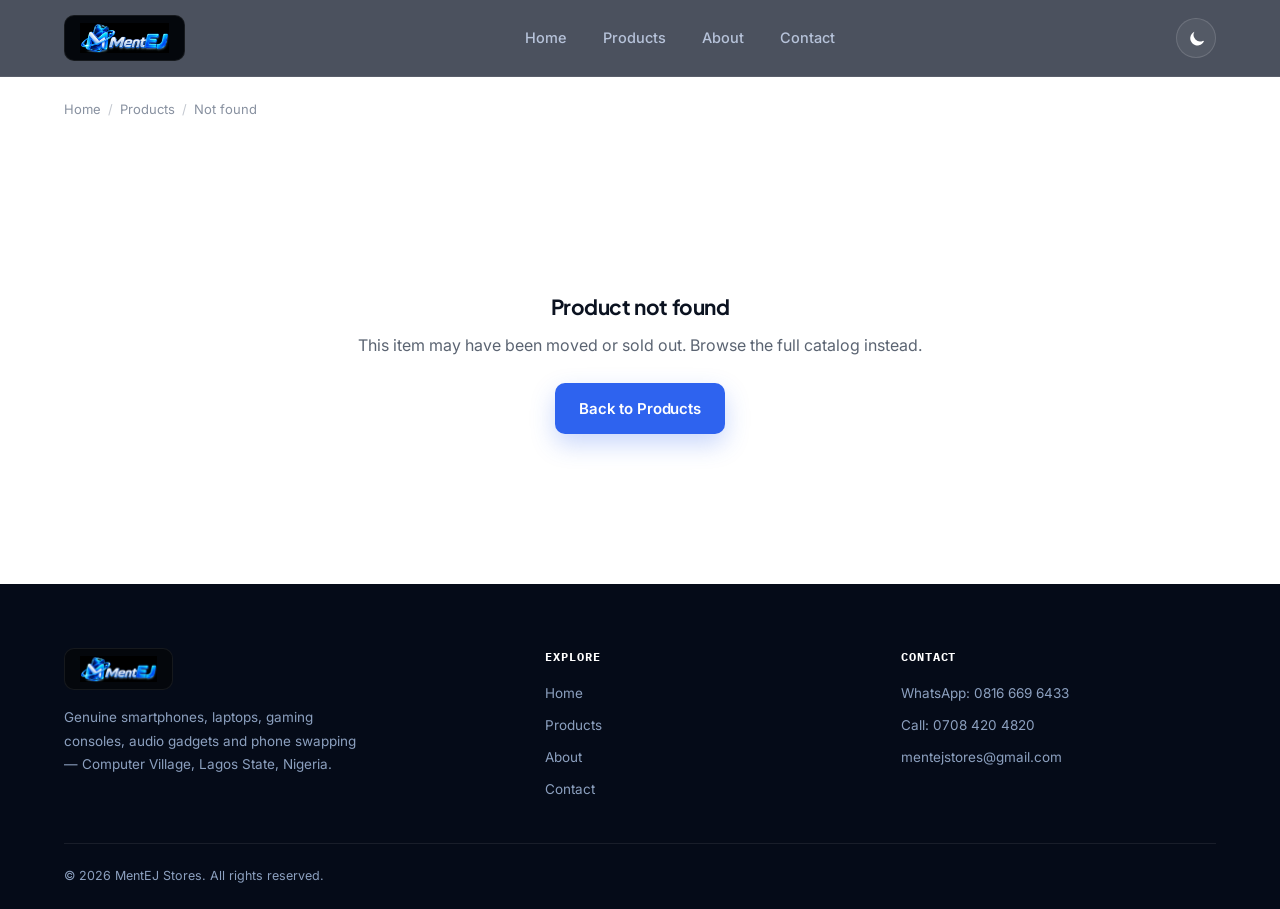
<file: product.html>
<!DOCTYPE html>
<html lang="en">
<head>
<meta charset="UTF-8">
<meta name="viewport" content="width=device-width, initial-scale=1.0">
<title id="pageTitle">Product — MentEJ</title>
<meta name="description" content="Product details from MentEJ, Computer Village, Lagos.">
<script>
  (function () {
    try {
      var saved = localStorage.getItem('mentej-theme');
      var theme = saved || (window.matchMedia('(prefers-color-scheme: dark)').matches ? 'dark' : 'light');
      if (theme === 'dark') document.documentElement.setAttribute('data-theme', 'dark');
    } catch (e) {}
  })();
</script>
<link rel="preconnect" href="https://fonts.googleapis.com">
<link rel="preconnect" href="https://fonts.gstatic.com" crossorigin>
<link href="https://fonts.googleapis.com/css2?family=Plus+Jakarta+Sans:wght@600;700;800&family=Inter:wght@400;500;600;700&family=IBM+Plex+Mono:wght@500;600&display=swap" rel="stylesheet">
<link rel="stylesheet" href="style.css">
</head>
<body>

<!-- ================= NAV ================= -->
<nav class="nav">
  <div class="container nav-inner">
    <a href="index.html" class="brand" aria-label="MentEJ home">
      <span class="brand-mark"><img src="assets/mentej-logo.jpeg" alt="MentEJ" width="600" height="203"></span>
    </a>
    <div class="nav-links" id="navLinks">
      <a href="index.html">Home</a>
      <a href="products.html">Products</a>
      <a href="about.html">About</a>
      <a href="contact.html">Contact</a>
    </div>
    <div class="nav-actions">
      <button class="theme-toggle" id="themeToggle" type="button" aria-label="Switch to dark mode" aria-pressed="false">
        <svg class="icon-sun" viewBox="0 0 24 24" fill="none" stroke="currentColor" stroke-width="2.2" stroke-linecap="round">
          <circle cx="12" cy="12" r="4.3" />
          <path d="M12 2.5v2.4M12 19.1v2.4M4.6 4.6l1.7 1.7M17.7 17.7l1.7 1.7M2.5 12h2.4M19.1 12h2.4M4.6 19.4l1.7-1.7M17.7 6.3l1.7-1.7" />
        </svg>
        <svg class="icon-moon" viewBox="0 0 24 24" fill="currentColor">
          <path d="M20.4 14.7A8.2 8.2 0 019.3 3.6 9 9 0 1021.5 15a8.9 8.9 0 01-1.1-.3Z" />
        </svg>
      </button>
      <button class="hamburger" id="hamburgerBtn" type="button" aria-label="Open menu" aria-expanded="false" aria-controls="navLinks">
        <span class="bar"></span><span class="bar"></span><span class="bar"></span>
      </button>
    </div>
  </div>
</nav>
<div class="nav-scrim" id="navScrim"></div>

<div class="container">
  <div class="breadcrumb" id="breadcrumb"><a href="index.html">Home</a><span class="sep">/</span><a href="products.html">Products</a><span class="sep">/</span><span id="crumbName">Loading…</span></div>
</div>

<section style="padding-top:0;" id="detailSection">
  <div class="container">
    <div class="product-detail" id="detailContent">
      <!-- populated by JS -->
    </div>
  </div>
</section>

<section style="display:none;" id="notFoundSection">
  <div class="container">
    <div class="empty-state">
      <h1>Product not found</h1>
      <p>This item may have been moved or sold out. Browse the full catalog instead.</p>
      <br>
      <a href="products.html" class="btn btn-secondary" style="display:inline-flex;">Back to Products</a>
    </div>
  </div>
</section>

<!-- ================= FOOTER ================= -->
<footer>
  <div class="container">
    <div class="foot-grid">
      <div class="foot-brand">
        <span class="brand-mark"><img src="assets/mentej-logo.jpeg" alt="MentEJ" width="600" height="203" loading="lazy" decoding="async"></span>
        <p>Genuine smartphones, laptops, gaming consoles, audio gadgets and phone swapping — Computer Village, Lagos State, Nigeria.</p>
      </div>
      <div class="foot-col">
        <h4>Explore</h4>
        <a href="index.html">Home</a>
        <a href="products.html">Products</a>
        <a href="about.html">About</a>
        <a href="contact.html">Contact</a>
      </div>
      <div class="foot-col">
        <h4>Contact</h4>
        <a href="https://wa.me/2348166696433" target="_blank" rel="noopener noreferrer">WhatsApp: 0816 669 6433</a>
        <a href="tel:07084204820">Call: 0708 420 4820</a>
        <a href="mailto:mentejstores@gmail.com">mentejstores@gmail.com</a>
      </div>
    </div>
    <div class="foot-bottom"><span>© 2026 MentEJ Stores. All rights reserved.</span></div>
  </div>
</footer>

<script src="products-data.js" defer></script>
<script src="app.js" defer></script>
<script defer>
  document.addEventListener('DOMContentLoaded', function () {
    if (typeof PRODUCTS === 'undefined') return;
    var params = new URLSearchParams(window.location.search);
    var id = params.get('id');
    var product = PRODUCTS.find(function (p) { return p.id === id; });

    var detailSection = document.getElementById('detailSection');
    var notFoundSection = document.getElementById('notFoundSection');

    if (!product) {
      detailSection.style.display = 'none';
      notFoundSection.style.display = 'block';
      document.getElementById('crumbName').textContent = 'Not found';
      return;
    }

    document.title = product.name + ' — MentEJ';
    document.getElementById('crumbName').textContent = product.name;

    var waMsg = encodeURIComponent("Hello MentEJ, I'm interested in the " + product.name + ".");
    var waLink = 'https://wa.me/2348166696433?text=' + waMsg;

    var specsHtml = product.specs.map(function (s) {
      return '<li><svg viewBox="0 0 24 24" fill="none" stroke="currentColor" stroke-width="2.2"><path d="M20 6L9 17l-5-5"/></svg>' + s + '</li>';
    }).join('');

    document.getElementById('detailContent').innerHTML =
      '<div class="detail-img' + (product.imageFit === 'contain' ? ' fit-contain' : '') + '" data-animate="left">' +
        '<img src="' + product.image + '" width="700" height="630" alt="' + product.name + '" decoding="async">' +
      '</div>' +
      '<div class="detail-info" data-animate="right">' +
        '<span class="detail-tag mono">' + product.tag + '</span>' +
        '<h1>' + product.name + '</h1>' +
        '<div class="detail-price">' + product.priceLabel + '</div>' +
        (product.isEstimate ? '<p class="price-note">Example price — confirm current price on WhatsApp</p>' : '') +
        '<p class="detail-desc">' + product.description + '</p>' +
        '<ul class="spec-list">' + specsHtml + '</ul>' +
        '<div class="detail-actions">' +
          '<a href="' + waLink + '" target="_blank" rel="noopener noreferrer" class="btn btn-primary">' +
            '<svg viewBox="0 0 24 24" fill="currentColor"><path d="M17.5 14.4c-.3-.1-1.7-.9-2-.9-.3-.1-.5-.1-.7.1-.2.3-.8.9-1 1.1-.2.2-.3.2-.6.1-.3-.1-1.3-.5-2.4-1.5-.9-.8-1.5-1.8-1.7-2.1-.2-.3 0-.5.1-.6.1-.1.3-.3.4-.5.1-.1.2-.3.3-.5.1-.2 0-.4 0-.5C10 9.4 9.4 8 9.1 7.4c-.2-.5-.4-.4-.6-.4h-.5c-.2 0-.5.1-.7.3-.3.3-1 1-1 2.4s1 2.8 1.2 3c.1.2 2.1 3.2 5 4.5.7.3 1.3.5 1.7.6.7.2 1.4.2 1.9.1.6-.1 1.7-.7 2-1.4.2-.6.2-1.2.1-1.3z"/></svg>' +
            'Buy via WhatsApp' +
          '</a>' +
          '<a href="products.html" class="btn btn-outline">' +
            '<svg viewBox="0 0 24 24" fill="none" stroke="currentColor" stroke-width="2.2"><path d="M15 6l-6 6 6 6"/></svg>' +
            'Back to Products' +
          '</a>' +
        '</div>' +
      '</div>';

    if (window.MentEJ) window.MentEJ.observeNewNodes(document.getElementById('detailContent'));
  });
</script>

</body>
</html>
</file>
<file: style.css>
/* =========================================================
   MENTEJ — DESIGN SYSTEM
   Premium Nigerian gadget retailer. Light-first, dark-capable.
   ========================================================= */

:root{
  /* ---- Brand blues (from logo + storefront lighting) ---- */
  --navy-950:#050B18;
  --navy-900:#081226;
  --navy-800:#0B1E3D;
  --navy-700:#122a52;
  --blue-600:#1E56E0;
  --blue-500:#2E63EF;
  --blue-400:#3E7BFF;
  --blue-300:#7FA8FF;
  --blue-tint:#EEF3FF;
  --ice:#AECBFF;
  --teal:#33DFCF;
  --whatsapp:#25D366;
  --whatsapp-dark:#1DA851;
  --gold:#F0A93C;

  /* ---- Surfaces / text (light default) ---- */
  --bg:#FFFFFF;
  --bg-alt:#F7F8FA;
  --bg-alt-2:#F1F4F8;
  --surface:#FFFFFF;
  --surface-2:#F7F8FA;
  --border:#E6E9EF;
  --border-strong:#D7DCE5;
  --text:#0B1220;
  --text-muted:#5B6472;
  --text-soft:#8891A0;
  --on-navy:#FFFFFF;
  --on-navy-muted:#B7C3DA;

  --shadow-xs:0 2px 8px rgba(9,20,45,0.05);
  --shadow-sm:0 6px 18px rgba(9,20,45,0.07);
  --shadow-md:0 14px 34px rgba(9,20,45,0.10);
  --shadow-lg:0 28px 64px rgba(9,20,45,0.16);
  --shadow-navy:0 18px 40px rgba(3,8,20,0.45);

  --radius-sm:10px;
  --radius-md:16px;
  --radius-lg:22px;
  --radius-xl:24px;
  --radius-pill:999px;

  --sp-1:8px; --sp-2:16px; --sp-3:24px; --sp-4:32px; --sp-5:40px;
  --sp-6:48px; --sp-8:64px; --sp-10:80px; --sp-12:96px; --sp-15:120px;

  --ease:cubic-bezier(.22,.85,.32,1);
  --dur-fast:220ms;
  --dur-med:480ms;
  --dur-slow:720ms;

  --font-display:'Plus Jakarta Sans', 'Inter', sans-serif;
  --font-body:'Inter', sans-serif;
  --font-mono:'IBM Plex Mono', monospace;

  color-scheme: light;
}

[data-theme="dark"]{
  --bg:#0A1120;
  --bg-alt:#0E1729;
  --bg-alt-2:#111C31;
  --surface:#111C31;
  --surface-2:#0E1729;
  --border:rgba(255,255,255,0.09);
  --border-strong:rgba(255,255,255,0.16);
  --text:#F2F5FA;
  --text-muted:#A7B2C6;
  --text-soft:#7C879C;
  --blue-tint:rgba(62,123,255,0.14);
  --shadow-xs:0 2px 10px rgba(0,0,0,0.28);
  --shadow-sm:0 8px 22px rgba(0,0,0,0.34);
  --shadow-md:0 16px 40px rgba(0,0,0,0.42);
  --shadow-lg:0 30px 70px rgba(0,0,0,0.5);
  color-scheme: dark;
}

/* ---------- RESET ---------- */
*{ box-sizing:border-box; margin:0; padding:0; }
html{ scroll-behavior:smooth; }
body{
  font-family:var(--font-body);
  background:var(--bg);
  color:var(--text);
  -webkit-font-smoothing:antialiased;
  -moz-osx-font-smoothing:grayscale;
  line-height:1.55;
  transition:background var(--dur-fast) ease, color var(--dur-fast) ease;
}
h1,h2,h3,h4{ font-family:var(--font-display); letter-spacing:-0.02em; color:var(--text); }
p{ color:var(--text-muted); }
.mono{ font-family:var(--font-mono); letter-spacing:0.02em; }
a{ color:inherit; text-decoration:none; }
img{ display:block; max-width:100%; }
ul{ list-style:none; }
button{ font-family:inherit; }
.container{ max-width:1200px; margin:0 auto; padding:0 24px; }
:focus-visible{ outline:2.5px solid var(--blue-400); outline-offset:3px; border-radius:4px; }
.sr-only{ position:absolute; width:1px; height:1px; padding:0; margin:-1px; overflow:hidden; clip:rect(0,0,0,0); white-space:nowrap; border:0; }
section{ padding:var(--sp-10) 0; }

@media (prefers-reduced-motion: reduce){
  *{ animation-duration:0.001ms !important; animation-iteration-count:1 !important; transition-duration:0.001ms !important; scroll-behavior:auto !important; }
}

/* ---------- SCROLL REVEAL ---------- */
[data-animate]{
  opacity:0;
  transform:translateY(22px);
  transition:opacity var(--dur-slow) var(--ease), transform var(--dur-slow) var(--ease);
  will-change:opacity, transform;
}
[data-animate].is-visible{ opacity:1; transform:none; }
[data-animate="fade"]{ transform:none; }
[data-animate="fade"].is-visible{ opacity:1; }
[data-animate="scale"]{ transform:scale(.94); }
[data-animate="scale"].is-visible{ transform:scale(1); }
[data-animate="left"]{ transform:translateX(-26px); }
[data-animate="left"].is-visible{ transform:none; }
[data-animate="right"]{ transform:translateX(26px); }
[data-animate="right"].is-visible{ transform:none; }

/* ---------- BUTTONS ---------- */
.btn{
  display:inline-flex; align-items:center; justify-content:center; gap:9px;
  padding:14px 24px; min-height:48px; border-radius:var(--radius-sm);
  font-family:var(--font-body); font-weight:600; font-size:15px; letter-spacing:-0.01em;
  border:none; cursor:pointer; white-space:nowrap;
  transition:transform var(--dur-fast) var(--ease), box-shadow var(--dur-fast) var(--ease), background var(--dur-fast) ease, opacity var(--dur-fast) ease;
}
.btn svg{ width:17px; height:17px; flex:none; }
.btn-primary{ background:var(--whatsapp); color:#fff; box-shadow:0 10px 24px rgba(37,211,102,0.28); }
.btn-primary:hover{ transform:translateY(-2px); box-shadow:0 14px 30px rgba(37,211,102,0.36); background:var(--whatsapp-dark); }
.btn-secondary{ background:var(--blue-500); color:#fff; box-shadow:0 10px 24px rgba(46,99,239,0.26); }
.btn-secondary:hover{ transform:translateY(-2px); box-shadow:0 14px 30px rgba(46,99,239,0.34); }
.btn-ghost{ border:1.5px solid rgba(255,255,255,0.3); color:#fff; background:rgba(255,255,255,0.04); }
.btn-ghost:hover{ background:rgba(255,255,255,0.12); transform:translateY(-2px); }
.btn-outline{ border:1.5px solid var(--border-strong); color:var(--text); background:var(--surface); }
.btn-outline:hover{ background:var(--bg-alt); transform:translateY(-2px); border-color:var(--blue-400); color:var(--blue-500); }
.btn-block{ width:100%; }
.btn:active{ transform:translateY(0) scale(.98); }

/* ---------- NAV ---------- */
.nav{
  position:sticky; top:0; z-index:100;
  background:rgba(6,14,32,0.72);
  backdrop-filter:blur(20px) saturate(160%);
  -webkit-backdrop-filter:blur(20px) saturate(160%);
  border-bottom:1px solid rgba(255,255,255,0.08);
}
.nav-inner{ display:flex; align-items:center; justify-content:space-between; height:76px; gap:20px; }
.brand{ display:flex; align-items:center; flex:none; height:100%; }
.brand-mark{
  display:inline-flex; align-items:center;
  background:#04070C; border:1px solid rgba(255,255,255,0.07);
  border-radius:var(--radius-sm); padding:7px 15px;
  transition:transform var(--dur-fast) var(--ease), border-color var(--dur-fast) ease;
}
.brand-mark img{ height:30px; width:auto; display:block; }
.brand:hover .brand-mark{ transform:scale(1.025); border-color:rgba(255,255,255,0.16); }

.nav-links{ display:flex; align-items:center; gap:8px; }
.nav-links a{
  position:relative; color:var(--on-navy-muted); font-size:14.5px; font-weight:500;
  padding:9px 14px; border-radius:var(--radius-pill);
  transition:color var(--dur-fast) ease, background var(--dur-fast) ease;
}
.nav-links a::after{
  content:""; position:absolute; left:14px; right:14px; bottom:3px; height:2px;
  border-radius:2px; background:var(--teal); transform:scaleX(0); transform-origin:center;
  transition:transform var(--dur-fast) var(--ease);
}
.nav-links a:hover{ color:#fff; }
.nav-links a:hover::after, .nav-links a.active::after{ transform:scaleX(1); }
.nav-links a.active{ color:#fff; }

.nav-actions{ display:flex; align-items:center; gap:10px; }

.theme-toggle{
  width:40px; height:40px; border-radius:var(--radius-pill); border:1px solid rgba(255,255,255,0.14);
  background:rgba(255,255,255,0.05); color:#fff; display:flex; align-items:center; justify-content:center;
  cursor:pointer; flex:none; position:relative; transition:background var(--dur-fast) ease, transform var(--dur-fast) var(--ease);
}
.theme-toggle:hover{ background:rgba(255,255,255,0.12); transform:translateY(-1px); }
.theme-toggle svg{ width:19px; height:19px; position:absolute; transition:opacity var(--dur-med) var(--ease), transform var(--dur-med) var(--ease); }
.theme-toggle .icon-sun{ opacity:0; transform:rotate(-60deg) scale(.5); }
.theme-toggle .icon-moon{ opacity:1; transform:rotate(0) scale(1); }
[data-theme="dark"] .theme-toggle .icon-sun{ opacity:1; transform:rotate(0) scale(1); }
[data-theme="dark"] .theme-toggle .icon-moon{ opacity:0; transform:rotate(60deg) scale(.5); }

.hamburger{
  display:none; width:40px; height:40px; border-radius:var(--radius-sm); border:1px solid rgba(255,255,255,0.14);
  background:rgba(255,255,255,0.05); color:#fff; align-items:center; justify-content:center; cursor:pointer;
  flex:none; position:relative;
}
.hamburger .bar{ position:absolute; left:11px; width:18px; height:2px; background:currentColor; border-radius:2px; transition:transform var(--dur-fast) var(--ease), opacity var(--dur-fast) ease, top var(--dur-fast) var(--ease); }
.hamburger .bar:nth-child(1){ top:14px; }
.hamburger .bar:nth-child(2){ top:19px; }
.hamburger .bar:nth-child(3){ top:24px; }
.hamburger[aria-expanded="true"] .bar:nth-child(1){ top:19px; transform:rotate(45deg); }
.hamburger[aria-expanded="true"] .bar:nth-child(2){ opacity:0; }
.hamburger[aria-expanded="true"] .bar:nth-child(3){ top:19px; transform:rotate(-45deg); }

.nav-scrim{
  position:fixed; inset:0; background:rgba(4,9,20,0.55); backdrop-filter:blur(2px);
  opacity:0; pointer-events:none; transition:opacity var(--dur-fast) ease; z-index:90;
}
.nav-scrim.open{ opacity:1; pointer-events:auto; }

@media (max-width:900px){
  .nav-links{
    position:fixed; top:0; right:0; height:100vh; width:min(320px,84vw);
    background:linear-gradient(180deg,var(--navy-900),var(--navy-950));
    flex-direction:column; align-items:stretch; gap:2px;
    padding:96px 22px 32px; transform:translateX(100%);
    transition:transform var(--dur-med) var(--ease);
    box-shadow:-20px 0 60px rgba(0,0,0,0.4); z-index:95;
  }
  .nav-links.open{ transform:translateX(0); }
  .nav-links a{ width:100%; padding:15px 16px; font-size:16px; border-radius:var(--radius-sm); }
  .nav-links a::after{ display:none; }
  .nav-links a:hover, .nav-links a.active{ background:rgba(255,255,255,0.08); }
  .hamburger{ display:flex; }
}
body.menu-open{ overflow:hidden; }

/* ---------- BREADCRUMB ---------- */
.breadcrumb{ font-size:13px; color:var(--text-soft); padding:22px 0; }
.breadcrumb a:hover{ color:var(--blue-500); }
.breadcrumb .sep{ margin:0 7px; opacity:.5; }

/* ---------- PAGE HERO (inner pages) ---------- */
.page-hero{
  position:relative; overflow:hidden;
  background:
    radial-gradient(ellipse 70% 90% at 80% -10%, rgba(62,123,255,.35), transparent 60%),
    linear-gradient(160deg,var(--navy-800) 0%, var(--navy-950) 100%);
  color:#fff; padding:64px 0 56px;
}
.page-hero h1{ font-size:clamp(2.2rem,4.5vw,3.5rem); line-height:1.05; font-weight:800; color:#fff; letter-spacing:-0.03em; }
.page-hero p{ color:var(--on-navy-muted); margin-top:12px; font-size:16px; max-width:560px; line-height:1.65; }

.eyebrow{
  display:inline-flex; align-items:center; gap:8px;
  font-family:var(--font-mono); font-size:11.5px; letter-spacing:0.16em; text-transform:uppercase;
  color:var(--ice); border:1px solid rgba(174,203,255,0.35); background:rgba(174,203,255,0.06);
  padding:7px 14px; border-radius:var(--radius-pill); margin-bottom:20px;
}
.eyebrow .dot{ width:6px; height:6px; border-radius:50%; background:var(--ice); box-shadow:0 0 0 3px rgba(174,203,255,0.25); }

/* ---------- HOME HERO ---------- */
.hero{
  position:relative; overflow:hidden; color:#fff;
  padding:var(--sp-8) 0 0;
  background:
    radial-gradient(circle at 85% 8%, rgba(62,123,255,.38), transparent 32%),
    radial-gradient(circle at 8% 85%, rgba(30,86,224,.18), transparent 30%),
    linear-gradient(150deg,#050B18 0%, var(--navy-800) 55%, #0F2957 100%);
}
.hero::before{
  content:""; position:absolute; inset:0; pointer-events:none; opacity:.16;
  background-image:linear-gradient(rgba(255,255,255,.08) 1px, transparent 1px), linear-gradient(90deg, rgba(255,255,255,.08) 1px, transparent 1px);
  background-size:46px 46px;
  mask-image:radial-gradient(ellipse 70% 60% at 70% 20%, black, transparent 80%);
}
.hero-grid{ display:grid; grid-template-columns:1fr 0.92fr; gap:56px; align-items:center; position:relative; z-index:2; padding-bottom:var(--sp-8); }
.hero .eyebrow{ margin-bottom:22px; }
.hero h1{ font-size:clamp(2.65rem, 5.4vw, 4.75rem); line-height:1.02; font-weight:800; color:#fff; letter-spacing:-0.035em; max-width:680px; }
.hero h1 span{ color:var(--blue-300); }
.hero p.lede{ margin-top:20px; font-size:17px; color:var(--on-navy-muted); max-width:460px; line-height:1.7; }
.hero-actions{ display:flex; gap:14px; margin-top:34px; flex-wrap:wrap; }

.hero-visual{ position:relative; }
.hero-card{
  border-radius:var(--radius-xl); overflow:hidden; position:relative;
  box-shadow:var(--shadow-navy); border:1px solid rgba(255,255,255,0.12);
  aspect-ratio:3/2.05;
  transform:perspective(1400px) rotateY(-2.2deg) rotateX(0.6deg);
  transition:transform var(--dur-med) var(--ease), box-shadow var(--dur-med) var(--ease);
}
.hero-card:hover{ transform:perspective(1400px) rotateY(0) translateY(-4px); }
.hero-card img{ width:100%; height:100%; object-fit:cover; }
.float-badge{
  position:absolute; z-index:3; background:var(--surface); color:var(--text);
  padding:12px 16px; border-radius:var(--radius-sm); box-shadow:var(--shadow-md);
  font-size:12.5px; font-weight:700; display:flex; align-items:center; gap:8px;
  border:1px solid var(--border);
}
.float-badge.top{ top:-16px; left:-16px; }
.float-badge.bottom{ bottom:20px; right:-14px; }
.float-badge .badge-dot{ width:7px; height:7px; border-radius:50%; background:#2ED37A; flex:none; box-shadow:0 0 0 3px rgba(46,211,122,0.22); }

/* ---------- TICKER ---------- */
.ticker-wrap{ background:var(--blue-600); overflow:hidden; white-space:nowrap; position:relative; z-index:2; margin-top:var(--sp-6); }
.ticker{ display:inline-block; padding:11px 0; animation:scroll-left 28s linear infinite; color:#fff; font-family:var(--font-mono); font-size:12px; letter-spacing:0.07em; }
.ticker span{ margin:0 26px; }
.ticker span.accent{ color:var(--ice); }
@keyframes scroll-left{ from{ transform:translateX(0); } to{ transform:translateX(-50%); } }

/* ---------- TRUST STRIP ---------- */
.trust{ background:var(--surface); border-bottom:1px solid var(--border); }
.trust .container{ display:grid; grid-template-columns:repeat(4,1fr); padding:var(--sp-3) 24px; gap:0; }
.trust-item{ display:flex; gap:13px; align-items:flex-start; padding:4px 18px; border-left:1px solid var(--border); }
.trust-item:first-child{ border-left:none; padding-left:0; }
.trust-item .ic{
  width:44px; height:44px; min-width:44px; border-radius:13px; flex:none;
  background:var(--blue-tint); display:flex; align-items:center; justify-content:center; color:var(--blue-600);
}
.trust-item .ic svg{ width:21px; height:21px; }
.trust-item h3{ font-size:13.5px; font-weight:700; margin-bottom:2px; }
.trust-item p{ font-size:12px; color:var(--text-soft); }

/* ---------- SECTIONS ---------- */
.sec-head{ max-width:620px; margin-bottom:var(--sp-4); }
.sec-eyebrow{ font-family:var(--font-mono); font-size:11.5px; letter-spacing:0.16em; color:var(--blue-500); text-transform:uppercase; margin-bottom:12px; display:block; font-weight:600; }
.sec-head h2{ font-size:clamp(2rem,3.8vw,3.25rem); line-height:1.08; font-weight:800; color:var(--text); letter-spacing:-0.03em; }
.sec-head p{ margin-top:14px; color:var(--text-muted); font-size:15.5px; line-height:1.7; }
.sec-head-row{ display:flex; align-items:flex-end; justify-content:space-between; gap:20px; margin-bottom:var(--sp-4); flex-wrap:wrap; }
.sec-head-row .sec-head{ margin-bottom:0; }

/* ---------- CATEGORY TILES ---------- */
.cat-tile-grid{ display:grid; grid-template-columns:repeat(4, 1fr); gap:16px; }
.cat-tile{
  background:var(--surface); border:1px solid var(--border); border-radius:var(--radius-md); padding:24px 20px;
  display:flex; flex-direction:column; align-items:flex-start; gap:14px;
  transition:transform var(--dur-fast) var(--ease), box-shadow var(--dur-fast) var(--ease), border-color var(--dur-fast) ease;
}
.cat-tile:hover{ transform:translateY(-5px); box-shadow:var(--shadow-md); border-color:var(--blue-500); }
.cat-tile .ic{
  width:48px; height:48px; border-radius:14px; background:var(--navy-800); color:var(--blue-300);
  display:flex; align-items:center; justify-content:center; transition:transform var(--dur-fast) var(--ease);
}
.cat-tile:hover .ic{ transform:scale(1.06) rotate(-2deg); }
.cat-tile .ic svg{ width:22px; height:22px; }
.cat-tile h3{ font-size:15px; font-weight:700; }
.cat-tile p{ font-size:12.5px; color:var(--text-soft); }

/* ---------- PRODUCT GRID ---------- */
.product-grid{ display:grid; grid-template-columns:repeat(4, 1fr); gap:22px; }
.product-card{
  background:var(--surface); border-radius:var(--radius-md); overflow:hidden; border:1px solid var(--border);
  display:flex; flex-direction:column;
  transition:transform var(--dur-fast) var(--ease), box-shadow var(--dur-fast) var(--ease), border-color var(--dur-fast) ease;
}
.product-card:hover{ transform:translateY(-6px); box-shadow:var(--shadow-md); border-color:var(--border-strong); }
.product-img{ aspect-ratio:1/0.94; overflow:hidden; position:relative; background:var(--bg-alt); }
.product-img.fit-contain img{ object-fit:contain; padding:10px; }
.product-img img{ width:100%; height:100%; object-fit:cover; transition:transform var(--dur-med) var(--ease); }
.product-card:hover .product-img img{ transform:scale(1.045); }
.product-tag{
  position:absolute; top:12px; left:12px; background:rgba(6,14,32,0.82); color:var(--ice);
  font-family:var(--font-mono); font-size:10px; padding:5px 10px; border-radius:var(--radius-pill); letter-spacing:0.06em;
  backdrop-filter:blur(6px);
}
.product-body{ padding:20px; flex:1; display:flex; flex-direction:column; }
.product-body h3{ font-size:18px; font-weight:700; margin-bottom:6px; letter-spacing:-0.01em; line-height:1.3; }
.product-body .price{ font-family:var(--font-mono); font-size:13px; color:var(--blue-600); font-weight:600; margin-bottom:12px; }
[data-theme="dark"] .product-body .price{ color:var(--blue-300); }
.product-actions{ margin-top:auto; }
.view-link{
  display:inline-flex; align-items:center; gap:7px; font-size:13.5px; font-weight:700;
  color:var(--blue-600); padding:4px 0; min-height:44px; align-items:center;
  transition:gap var(--dur-fast) var(--ease), color var(--dur-fast) ease;
}
.view-link svg{ width:15px; height:15px; transition:transform var(--dur-fast) var(--ease); }
.view-link:hover{ gap:11px; color:var(--blue-500); }
[data-theme="dark"] .view-link{ color:var(--blue-300); }

/* ---------- FILTER TABS / SEARCH ---------- */
.filter-tabs{ display:flex; flex-wrap:wrap; gap:9px; }
.filter-tab{
  padding:10px 18px; border-radius:var(--radius-pill); border:1.5px solid var(--border); background:var(--surface);
  font-size:13.5px; font-weight:600; color:var(--text-muted); cursor:pointer;
  transition:all var(--dur-fast) ease;
}
.filter-tab.active, .filter-tab:hover{ background:var(--navy-800); color:#fff; border-color:var(--navy-800); }
.search-bar{
  display:flex; align-items:center; gap:11px; background:var(--surface); border:1.5px solid var(--border);
  border-radius:var(--radius-sm); padding:14px 18px; margin-bottom:24px; max-width:440px;
  transition:border-color var(--dur-fast) ease, box-shadow var(--dur-fast) ease;
}
.search-bar:focus-within{ border-color:var(--blue-400); box-shadow:0 0 0 4px var(--blue-tint); }
.search-bar svg{ width:18px; height:18px; color:var(--text-soft); flex:none; }
.search-bar input{ border:none; outline:none; background:transparent; font-family:var(--font-body); font-size:14.5px; color:var(--text); width:100%; }
.search-bar input::placeholder{ color:var(--text-soft); }

/* ---------- PRODUCT DETAIL ---------- */
.product-detail{ display:grid; grid-template-columns:0.88fr 1.12fr; gap:56px; align-items:flex-start; }
.detail-img{ border-radius:var(--radius-lg); overflow:hidden; border:1px solid var(--border); aspect-ratio:1/0.92; box-shadow:var(--shadow-sm); }
.detail-img img{ width:100%; height:100%; object-fit:cover; }
.detail-img.fit-contain{ background:var(--bg-alt); }
.detail-img.fit-contain img{ object-fit:contain; padding:16px; }
.detail-tag{ display:inline-block; background:var(--blue-tint); color:var(--blue-600); font-family:var(--font-mono); font-size:11px; padding:6px 13px; border-radius:var(--radius-pill); margin-bottom:16px; letter-spacing:0.06em; font-weight:600; }
.detail-info h1{ font-size:clamp(1.7rem,3vw,2.3rem); font-weight:800; margin-bottom:12px; letter-spacing:-0.03em; }
.detail-price{ font-family:var(--font-mono); font-size:18px; color:var(--blue-600); font-weight:700; margin-bottom:20px; }
[data-theme="dark"] .detail-price{ color:var(--blue-300); }
.detail-desc{ color:var(--text-muted); font-size:15px; line-height:1.75; margin-bottom:26px; }
.spec-list{ margin-bottom:30px; }
.spec-list li{ display:flex; gap:11px; align-items:flex-start; font-size:14px; color:var(--text); padding:11px 0; border-top:1px solid var(--border); }
.spec-list li:first-child{ border-top:none; }
.spec-list li svg{ width:16px; height:16px; color:var(--blue-500); flex:none; margin-top:2px; }
.detail-actions{ display:flex; gap:12px; flex-wrap:wrap; }
.price-note{ font-size:11.5px; color:var(--text-soft); margin-top:-6px; margin-bottom:12px; }

/* ---------- FEATURED (light strip on brand tint) ---------- */
.featured{ background:var(--bg-alt); border-top:1px solid var(--border); border-bottom:1px solid var(--border); }

/* ---------- TESTIMONIALS ---------- */
.testimonial-grid{ display:grid; grid-template-columns:repeat(3,1fr); gap:36px; }
.testimonial-card{
  border-top:2px solid var(--navy-800); padding-top:20px;
  transition:border-color var(--dur-fast) ease;
}
.testimonial-card:hover{ border-top-color:var(--blue-500); }
.testimonial-stars{ color:var(--gold); font-size:13px; margin-bottom:14px; letter-spacing:2px; }
.testimonial-quote{ font-size:15px; color:var(--text); line-height:1.7; margin-bottom:20px; }
.testimonial-name{ font-size:13.5px; font-weight:700; }
.testimonial-role{ font-size:12px; color:var(--text-soft); }

/* ---------- ABOUT PAGE ---------- */
.about-grid{ display:grid; grid-template-columns:1fr 1fr; gap:56px; align-items:center; }
.about-copy p{ color:var(--text-muted); font-size:15.5px; line-height:1.8; margin-bottom:18px; }
.about-img{ border-radius:var(--radius-lg); overflow:hidden; box-shadow:var(--shadow-md); aspect-ratio:4/3.4; }
.about-img img{ width:100%; height:100%; object-fit:cover; }
.reason-list{ margin-top:12px; }
.reason-row{
  display:grid; grid-template-columns:64px 1fr; gap:24px; align-items:flex-start;
  padding:28px 0; border-top:1px solid var(--border);
}
.reason-row:last-child{ border-bottom:1px solid var(--border); }
.reason-num{ font-family:var(--font-mono); font-size:14px; font-weight:600; color:var(--blue-600); padding-top:3px; }
.reason-body h3{ font-size:17px; font-weight:700; margin-bottom:6px; letter-spacing:-0.01em; }
.reason-body p{ font-size:14.5px; color:var(--text-muted); line-height:1.7; max-width:560px; }

/* ---------- CONTACT PAGE ---------- */
.wa-panel{
  background:linear-gradient(135deg,var(--navy-800),var(--navy-950));
  border-radius:var(--radius-lg); padding:36px 40px; color:#fff;
  display:flex; align-items:center; justify-content:space-between; gap:28px; flex-wrap:wrap;
  box-shadow:var(--shadow-navy); margin-bottom:var(--sp-6);
}
.wa-panel-text{ display:flex; align-items:center; gap:18px; }
.wa-panel .ic{ width:52px; height:52px; border-radius:15px; background:var(--whatsapp); color:#fff; display:flex; align-items:center; justify-content:center; flex:none; }
.wa-panel h2{ font-size:19px; font-weight:700; margin-bottom:4px; }
.wa-panel p{ font-size:13.5px; color:var(--on-navy-muted); }

.info-list{ display:grid; grid-template-columns:1fr 1fr; column-gap:40px; }
.info-row{ display:flex; gap:16px; align-items:flex-start; padding:22px 0; border-top:1px solid var(--border); }
.info-row:nth-child(-n+2){ border-top:none; padding-top:0; }
.info-row .ic{ width:38px; height:38px; border-radius:11px; background:var(--blue-tint); color:var(--blue-600); display:flex; align-items:center; justify-content:center; flex:none; }
.info-row .label, .info-row .info-label{ display:block; font-size:13px; font-weight:700; margin-bottom:4px; color:var(--text-soft); text-transform:uppercase; letter-spacing:0.05em; }
.info-row a, .info-row p{ font-size:14.5px; color:var(--text); word-break:break-word; }
.info-row a:hover{ color:var(--blue-600); }

/* ---------- FOOTER ---------- */
footer{ background:var(--navy-950); color:#8CA0BF; padding:var(--sp-8) 0 var(--sp-3); }
.foot-grid{ display:grid; grid-template-columns:1.4fr 1fr 1fr; gap:40px; margin-bottom:var(--sp-4); }
.foot-brand .brand-mark{
  display:inline-flex; align-items:center;
  background:#04070C; border:1px solid rgba(255,255,255,0.07);
  border-radius:var(--radius-sm); padding:7px 15px; margin-bottom:16px;
}
.foot-brand .brand-mark img{ height:26px; width:auto; display:block; }
.foot-brand p{ font-size:13.5px; line-height:1.75; max-width:300px; color:#8CA0BF; }
.foot-col h4{ color:#fff; font-size:12px; letter-spacing:0.08em; text-transform:uppercase; margin-bottom:16px; font-family:var(--font-mono); }
.foot-col a{ display:block; font-size:13.5px; margin-bottom:11px; color:#8CA0BF; transition:color var(--dur-fast) ease; }
.foot-col a:hover{ color:var(--blue-300); }
.foot-bottom{ border-top:1px solid rgba(255,255,255,0.08); padding-top:22px; display:flex; justify-content:space-between; align-items:center; font-size:12.5px; flex-wrap:wrap; gap:12px; }
.foot-social{ display:flex; gap:10px; }
.foot-social a{ width:38px; height:38px; border-radius:11px; background:rgba(255,255,255,0.05); border:1px solid rgba(255,255,255,0.08); display:flex; align-items:center; justify-content:center; transition:transform var(--dur-fast) var(--ease), background var(--dur-fast) ease, color var(--dur-fast) ease; }
.foot-social a svg{ width:16px; height:16px; }
.foot-social a:hover{ background:var(--blue-400); color:#fff; transform:translateY(-2px); }

/* ---------- EMPTY STATE ---------- */
.empty-state{ text-align:center; padding:70px 20px; color:var(--text-muted); }
.empty-state h1, .empty-state h3{ color:var(--text); margin-bottom:10px; font-size:1.3rem; }

/* ---------- RESPONSIVE ---------- */
@media (max-width: 1080px){
  .product-grid{ grid-template-columns:repeat(3,1fr); }
}
@media (max-width: 980px){
  .hero-grid{ grid-template-columns:1fr; }
  .hero-visual{ order:-1; }
  .hero-card{ aspect-ratio:16/10; }
  .cat-tile-grid{ grid-template-columns:repeat(3,1fr); }
  .product-grid{ grid-template-columns:repeat(2,1fr); }
  .about-grid{ grid-template-columns:1fr; gap:36px; }
  .about-img{ order:-1; aspect-ratio:16/10; }
  .foot-grid{ grid-template-columns:1fr 1fr; }
  .trust .container{ grid-template-columns:repeat(2,1fr); row-gap:20px; }
  .trust-item:nth-child(3){ border-left:none; }
  .product-detail{ grid-template-columns:1fr; gap:32px; }
  .reason-row{ grid-template-columns:1fr; gap:8px; }
  .testimonial-grid{ grid-template-columns:1fr; }
}
@media (max-width: 620px){
  section{ padding:var(--sp-6) 0; }
  .nav-inner{ height:66px; }
  .brand-mark img{ height:24px; }
  .brand-mark{ padding:6px 12px; }
  .cat-tile-grid{ grid-template-columns:repeat(2,1fr); }
  .product-grid{ grid-template-columns:1fr 1fr; gap:14px; }
  .product-body{ padding:14px; }
  .info-list{ grid-template-columns:1fr; }
  .info-row:nth-child(-n+2){ border-top:1px solid var(--border); padding-top:22px; }
  .info-row:first-child{ border-top:none; padding-top:0; }
  .wa-panel{ padding:26px 24px; flex-direction:column; align-items:flex-start; }
  .foot-grid{ grid-template-columns:1fr; }
  .foot-bottom{ flex-direction:column; align-items:flex-start; }
  .hero{ padding-top:var(--sp-5); }
  .hero-actions .btn{ flex:1 1 auto; }
}
</file>
